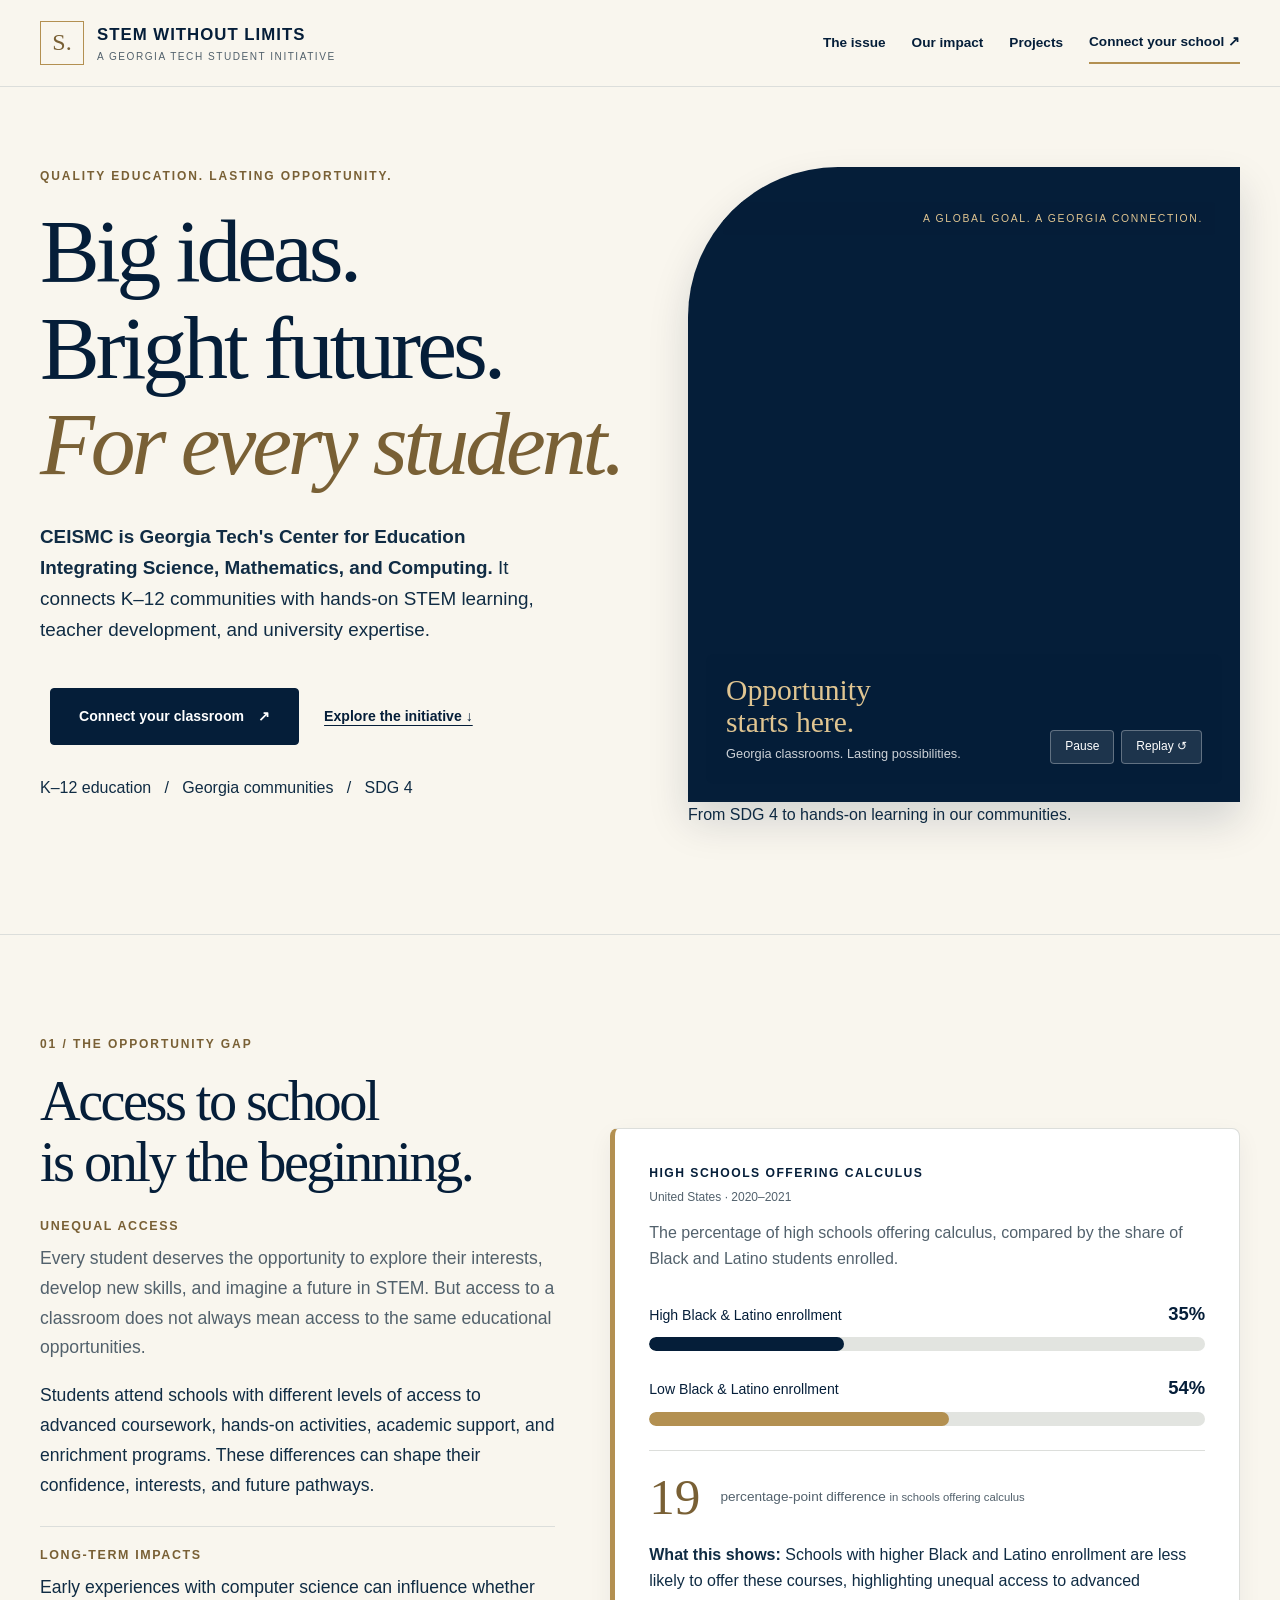
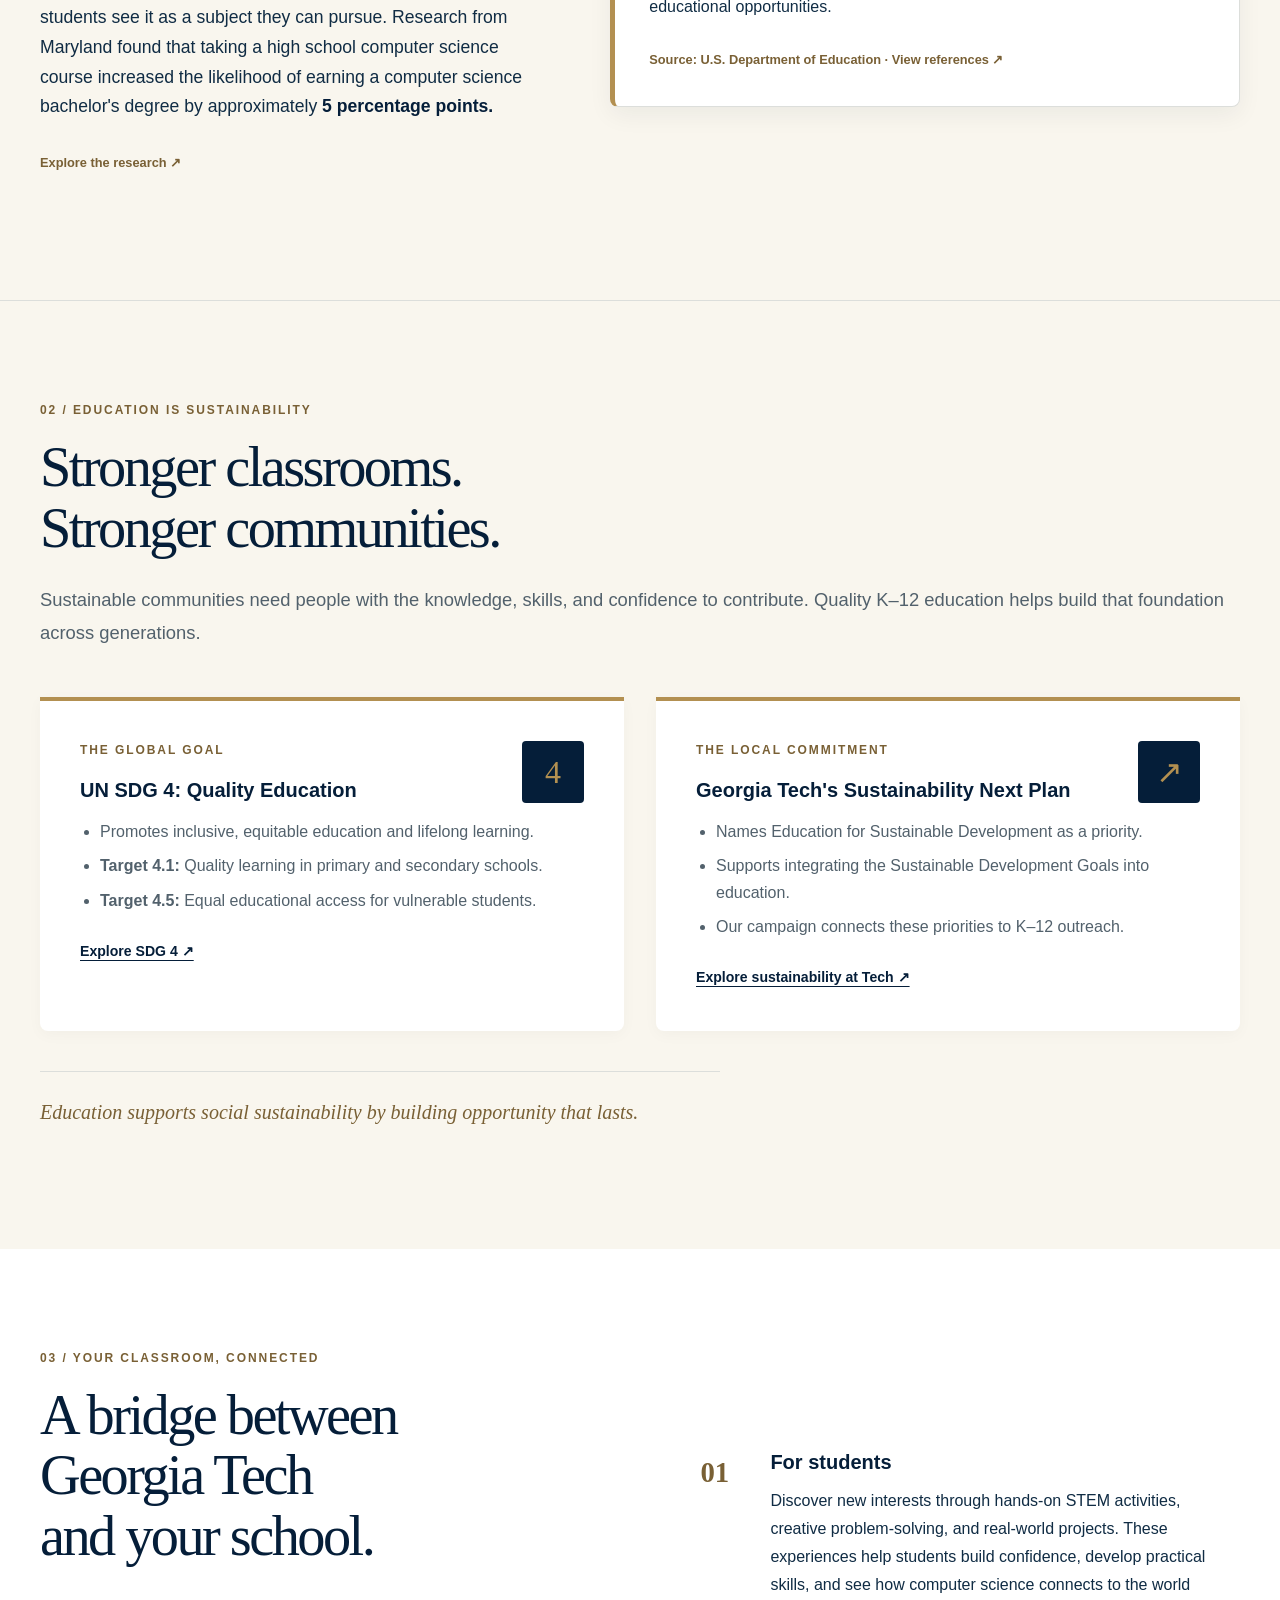
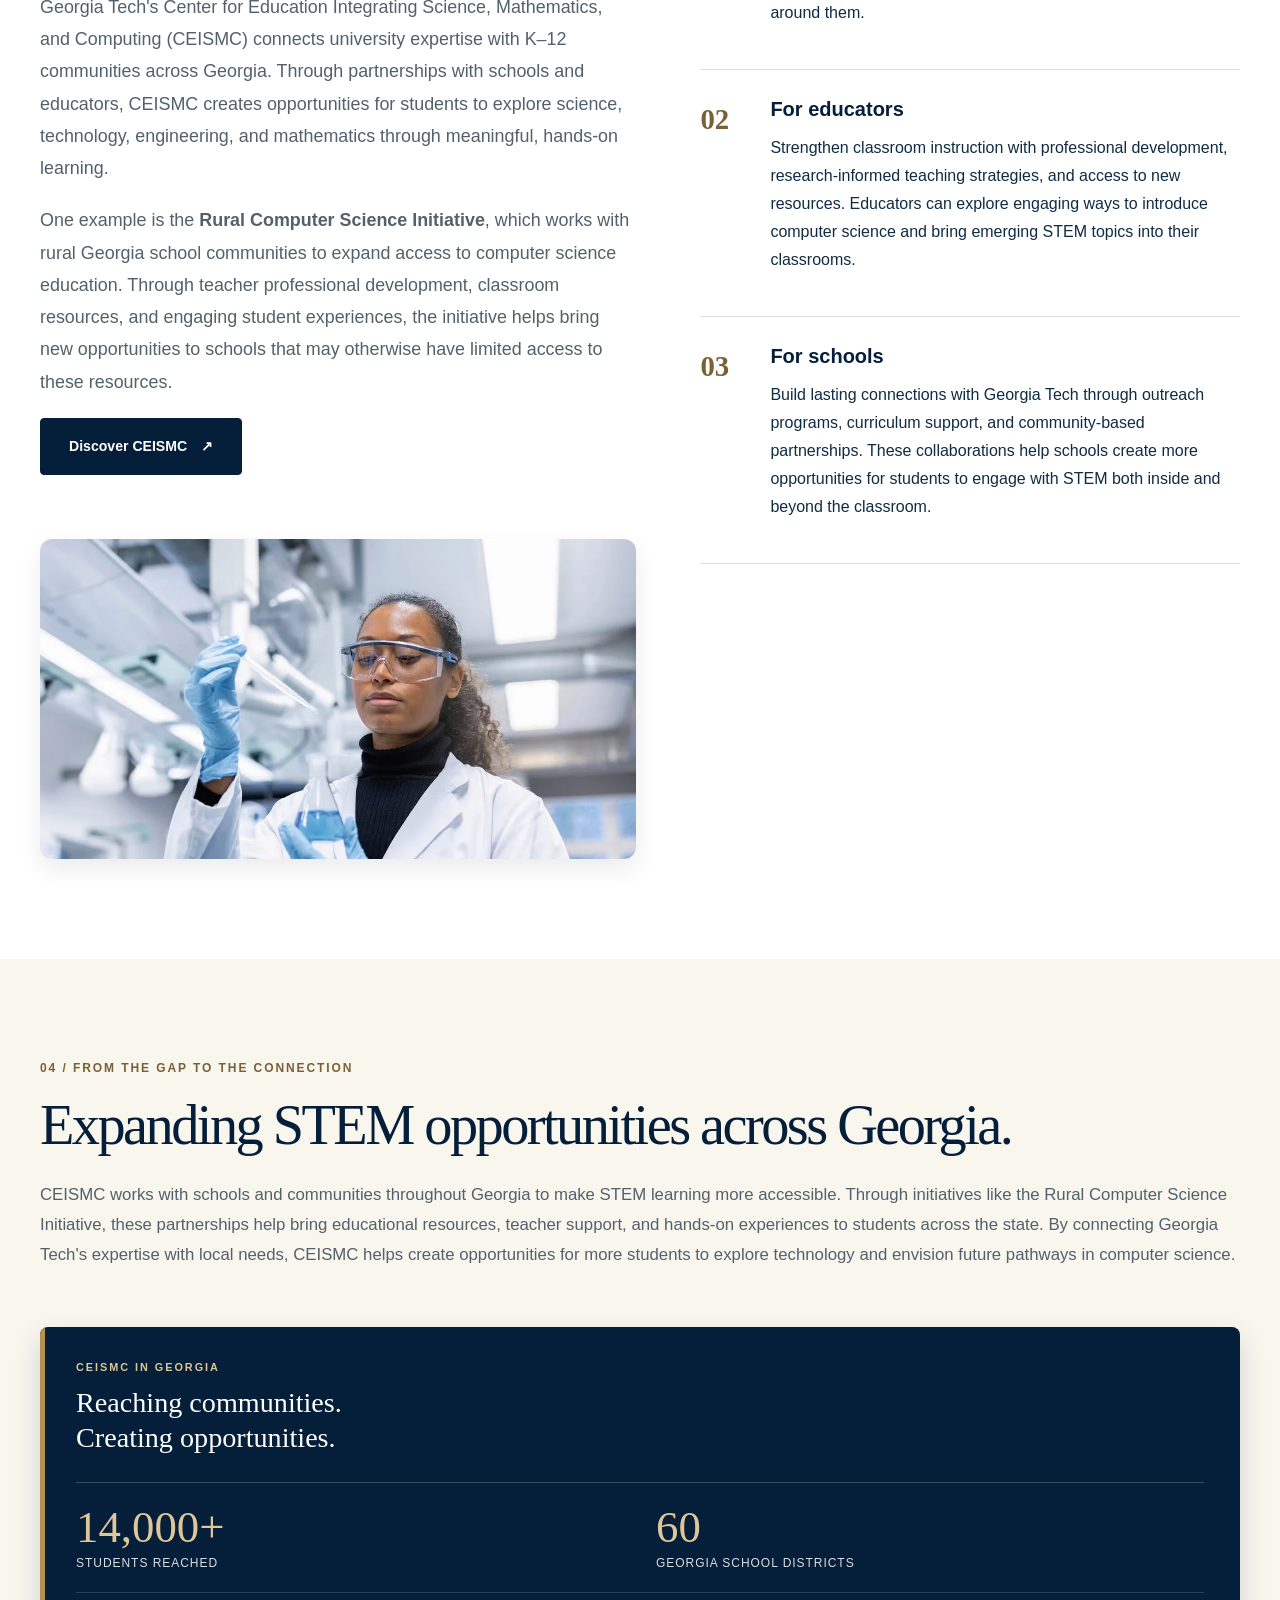
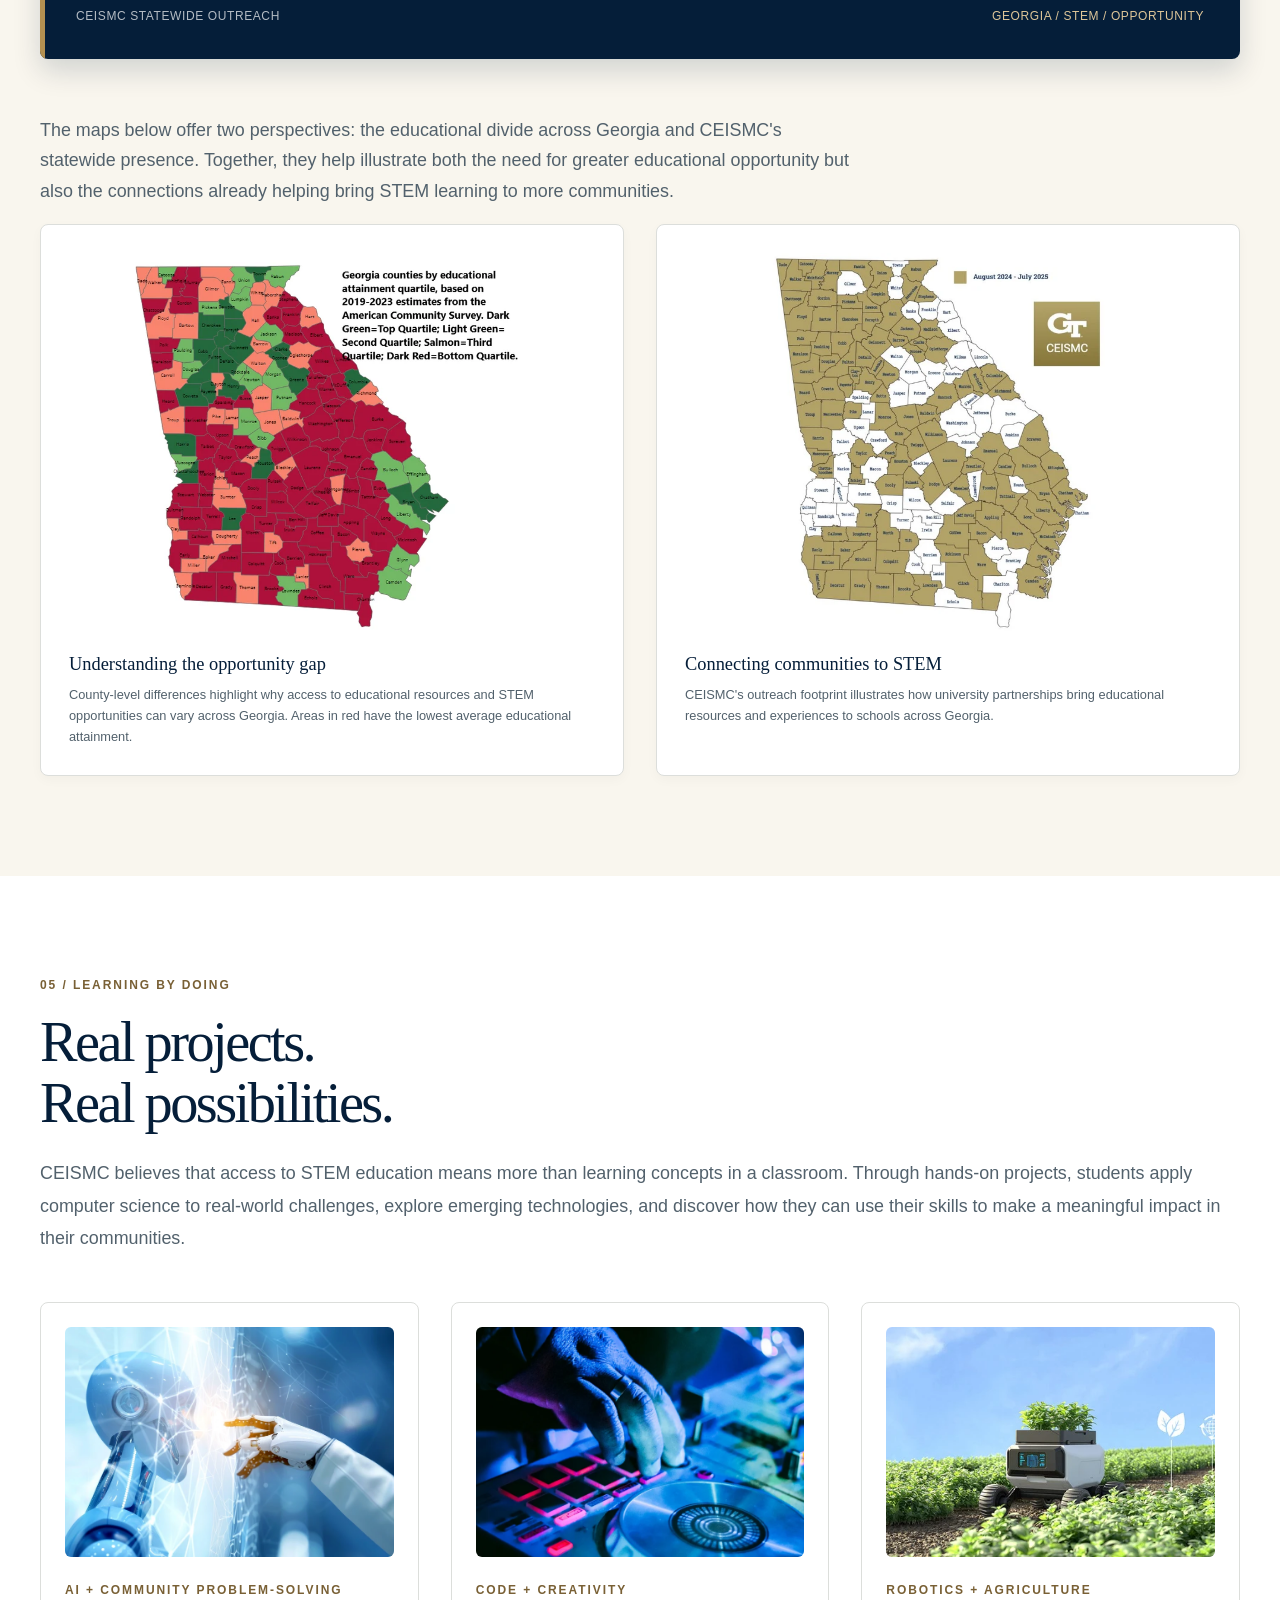
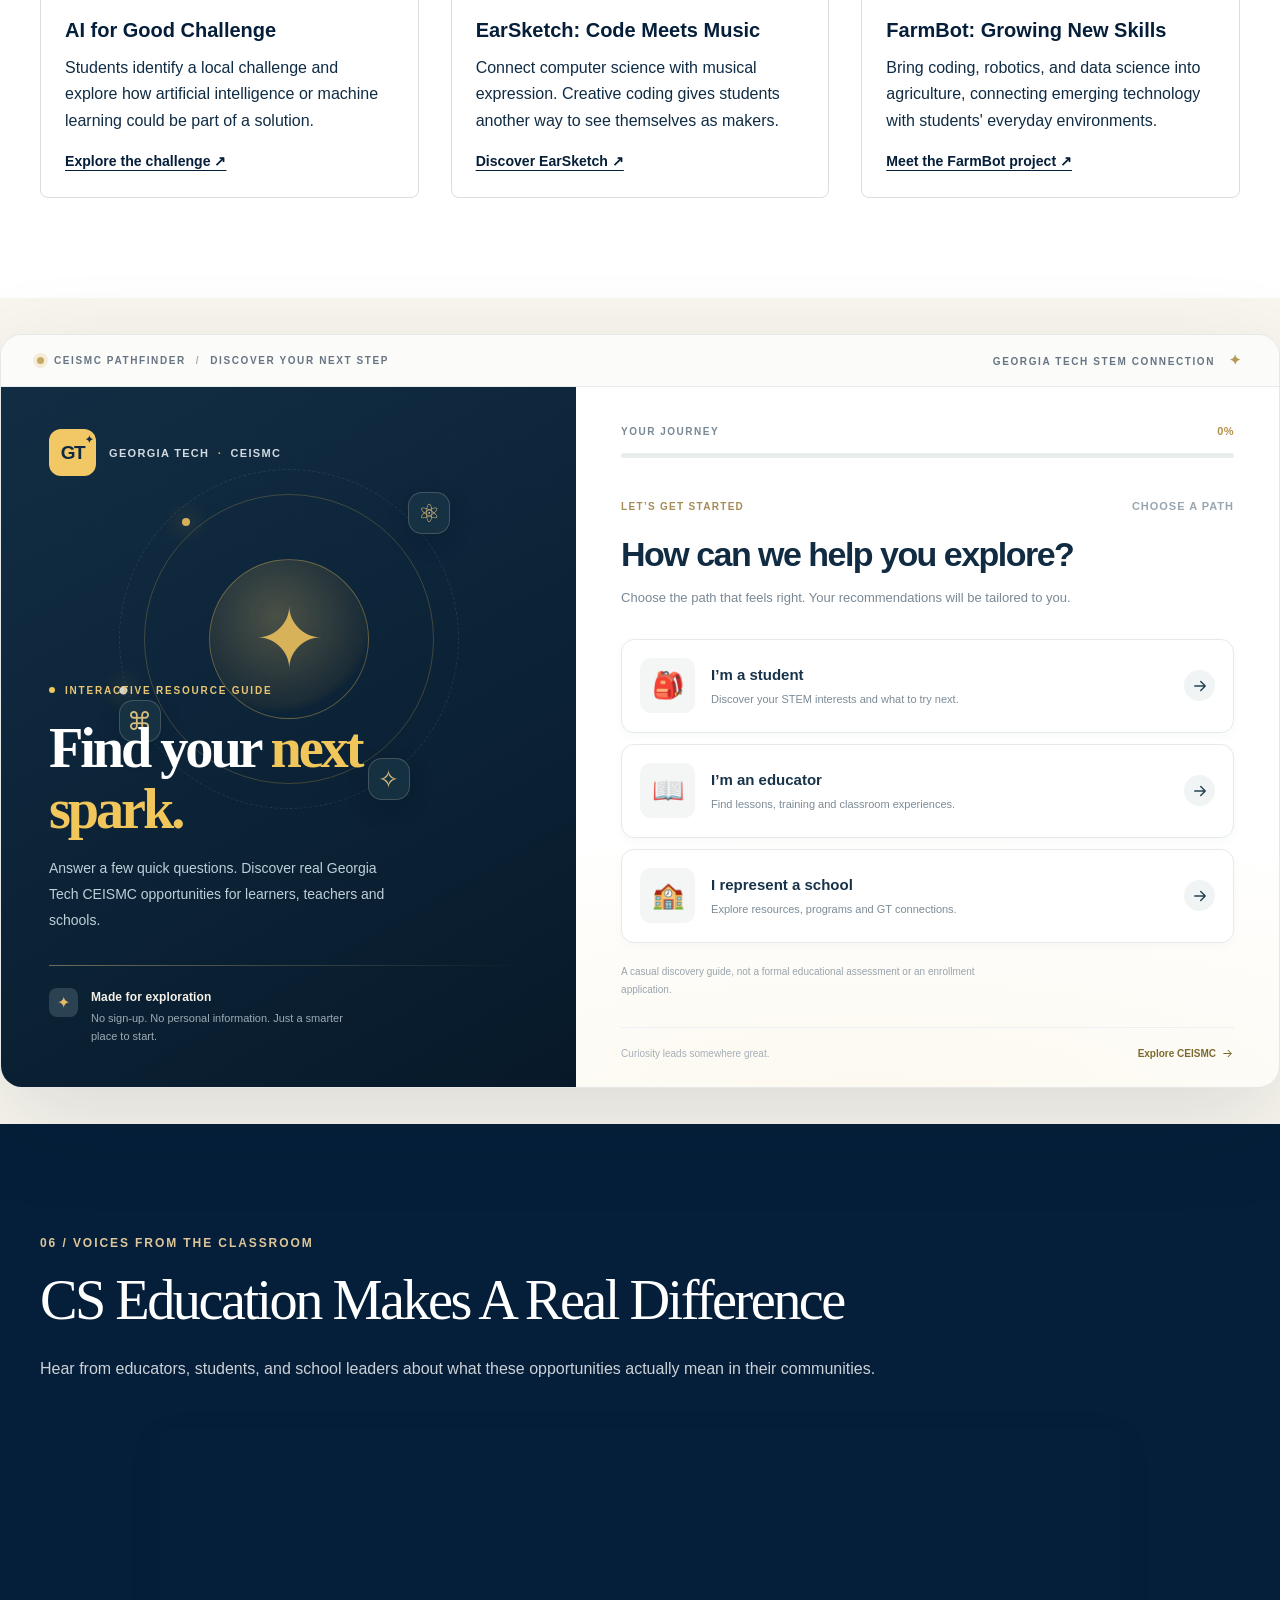
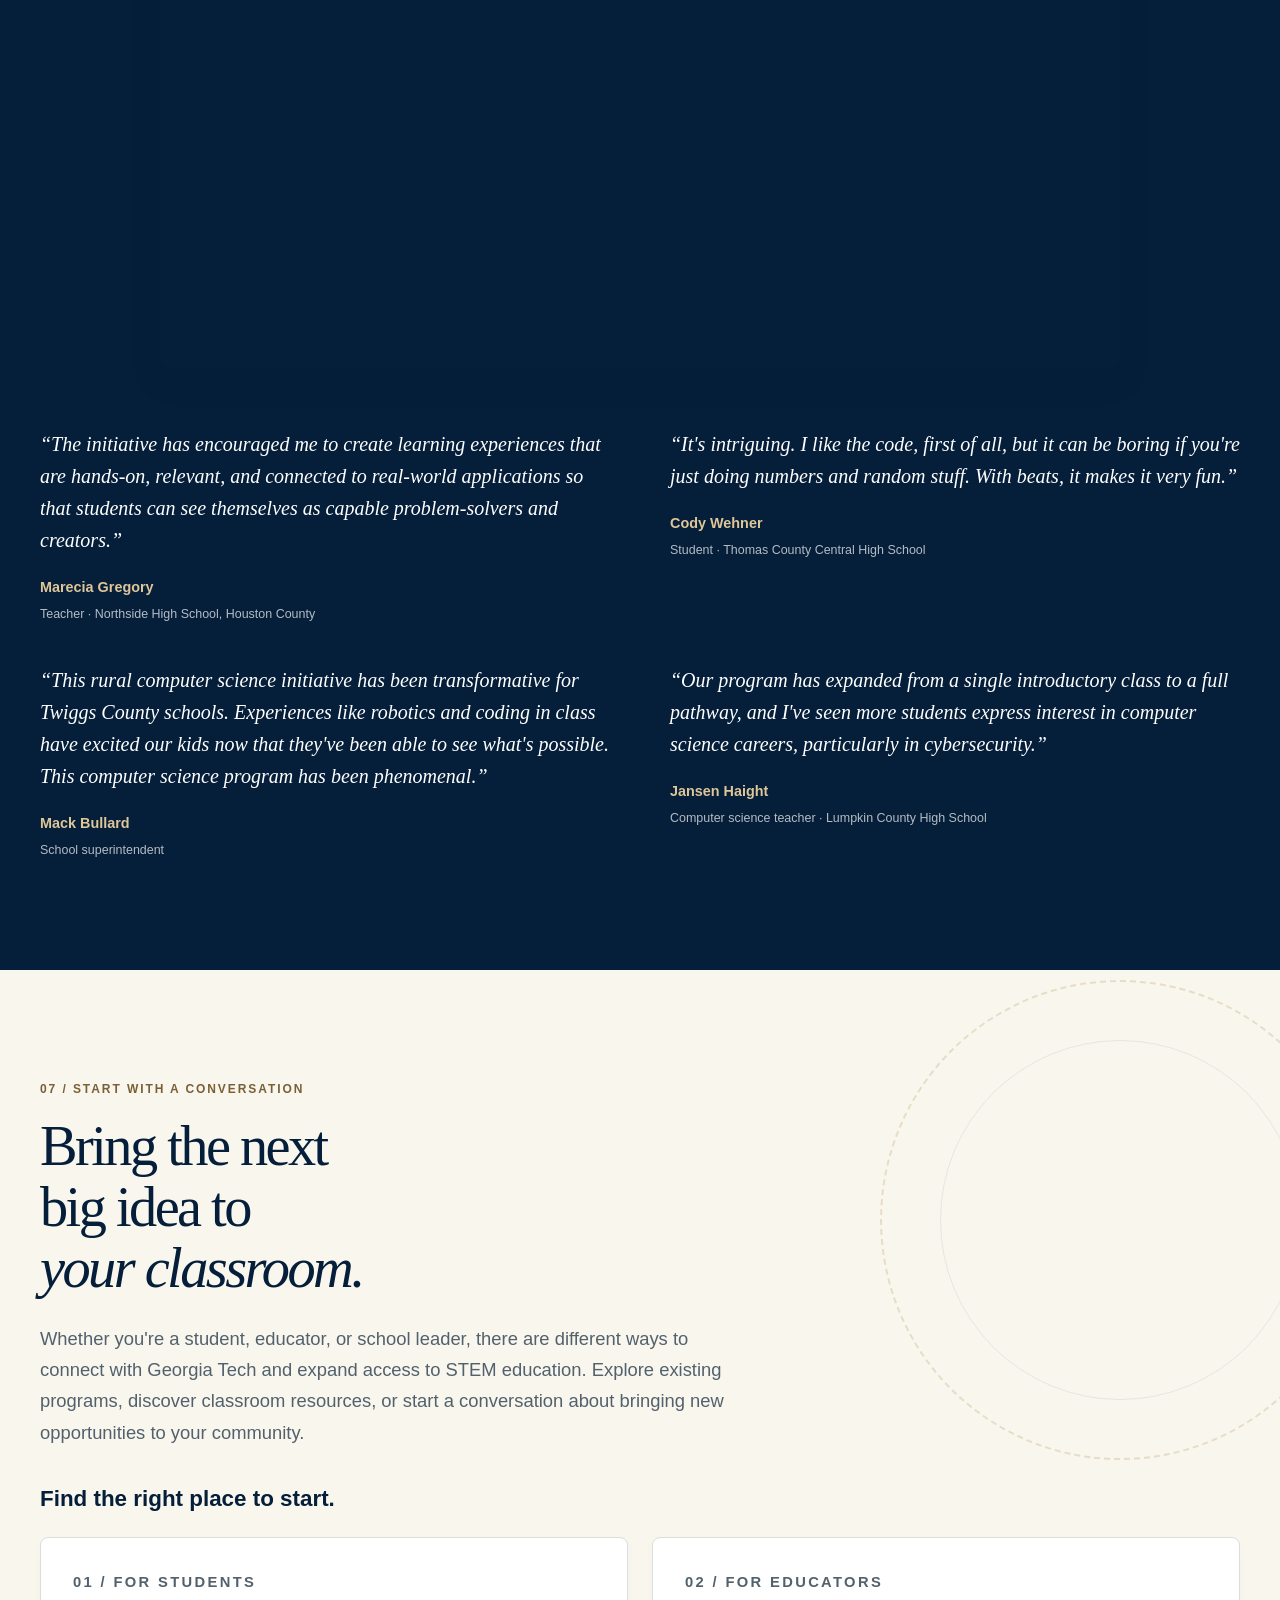
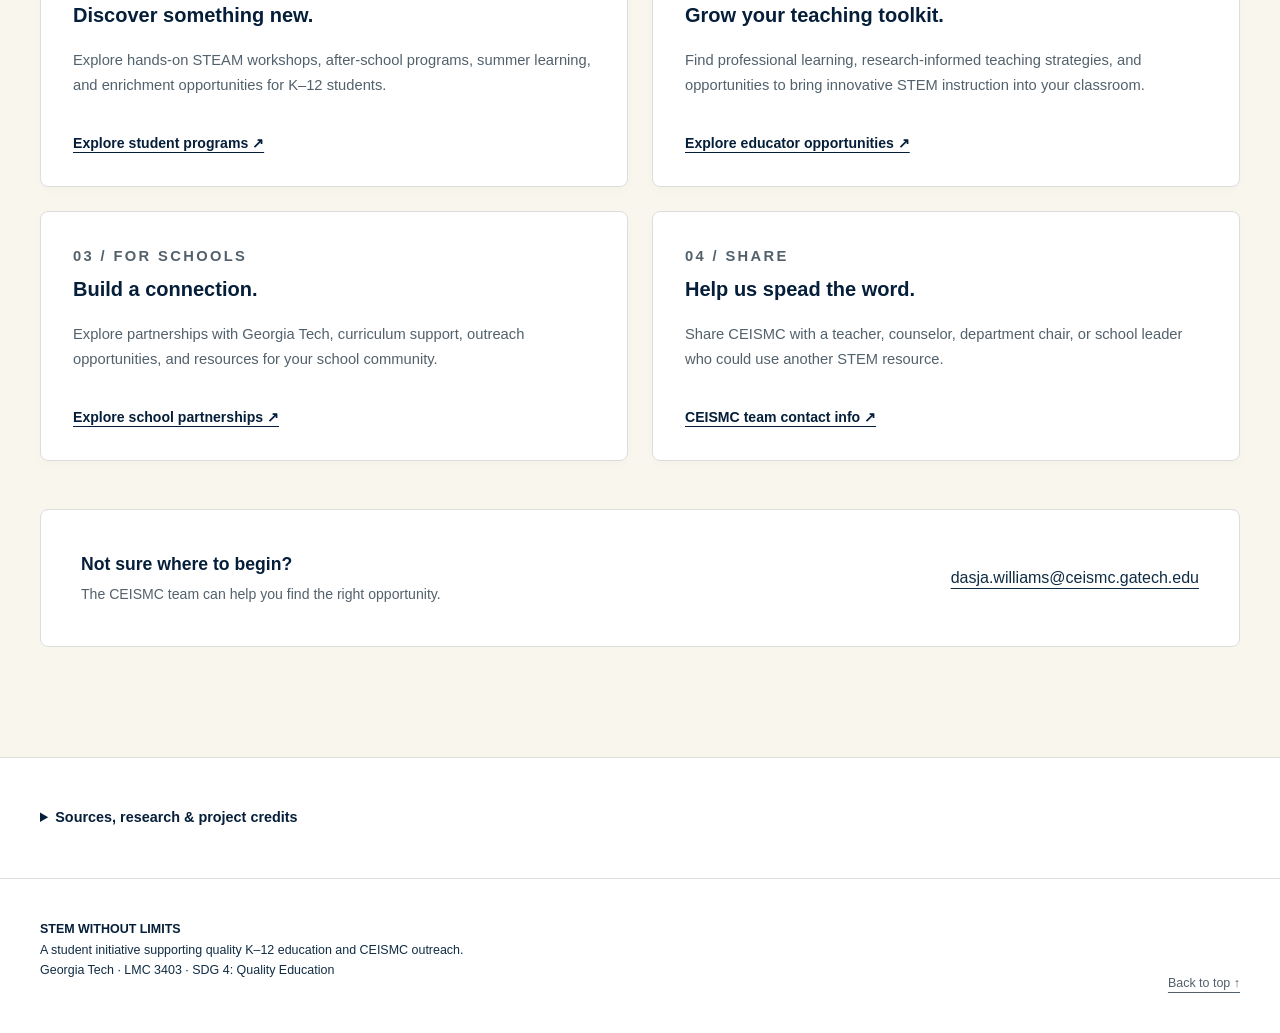
<file: index.html>
<!DOCTYPE html>
<html lang="en">
<head>
    <meta charset="UTF-8">
    <meta name="viewport" content="width=device-width, initial-scale=1.0">
    <title>STEM Without Limits | Georgia Tech</title>

    <link rel="stylesheet" href="style.css">
    <link rel="stylesheet" href="./ceismc-pathfinder/resource-finder.css">
    <script src="https://d3js.org/d3.v7.min.js"></script>
    <script src="./ceismc-pathfinder/resource-finder.js" defer></script>
</head>

<body>

<!-- Header Navigation -->
<header class="nav-shell">
    <div class="wrap nav">
        <a class="brand" href="#top" aria-label="STEM Without Limits home">
            <span class="brand-mark" aria-hidden="true">S.</span>
            <span>
                <strong>STEM WITHOUT LIMITS</strong>
                <small>A Georgia Tech student initiative</small>
            </span>
        </a>

        <button class="menu" aria-expanded="false" aria-controls="navigation">
            Menu
        </button>

        <nav id="navigation" class="nav-links" aria-label="Main navigation">
            <a href="#issue">The issue</a>
            <a href="#impact">Our impact</a>
            <a href="#projects">Projects</a>
            <a class="nav-cta" href="#connect">Connect your school &nearr;</a>
        </nav>
    </div>
    <div class="progress" aria-hidden="true"></div>
</header>


<main id="main">

    <!-- HERO -->
    <section id="top" class="hero">
        <div class="wrap hero-grid">

            <div>
                <p class="eyebrow">Quality education. Lasting opportunity.</p>

                <h1>
                    Big ideas.<br>
                    Bright futures.<br>
                    <em>For every student.</em>
                </h1>

                <p class="ceismc-intro">
                    <strong>
                        CEISMC is Georgia Tech's Center for Education
                        Integrating Science, Mathematics, and Computing.
                    </strong>
                    It connects K–12 communities with hands-on STEM learning,
                    teacher development, and university expertise.
                </p>

                <div class="actions">
                    <a class="btn" href="#connect">
                        Connect your classroom
                        <span aria-hidden="true">&nearr;</span>
                    </a>

                    <a class="text-link" href="#issue">
                        Explore the initiative &darr;
                    </a>
                </div>

                <div class="hero-foot">
                    K–12 education &nbsp; / &nbsp;
                    Georgia communities &nbsp; / &nbsp;
                    SDG 4
                </div>
            </div>

            <div class="hero-art">
                <div class="globe-stage">
                    <span class="globe-heading">
                        A global goal. A Georgia connection.
                    </span>

                    <canvas
                        id="georgia-globe"
                        width="600"
                        height="690"
                        role="img"
                        aria-label="Animated globe zooming in on Georgia">
                    </canvas>

                    <div class="globe-caption">
                        <div>
                            <strong>
                                Opportunity<br>starts here.
                            </strong>
                            <p>Georgia classrooms. Lasting possibilities.</p>
                        </div>

                        <div class="globe-controls"
                             aria-label="Globe animation controls">
                            <button id="globe-pause"
                                    type="button"
                                    aria-pressed="false">
                                Pause
                            </button>

                            <button id="globe-replay" type="button">
                                Replay &#8634;
                            </button>
                        </div>
                    </div>
                </div>

                <p class="hero-globe-note">
                    From SDG 4 to hands-on learning in our communities.
                </p>
            </div>

        </div>
    </section>


    <!-- 01: THE OPPORTUNITY GAP -->
    <section id="issue" class="section opportunity">
        <div class="wrap">
            <div class="opportunity-grid">

                <div class="opportunity-copy">
                    <span class="section-number">
                        01 / The opportunity gap
                    </span>

                    <h2>
                        Access to school<br>
                        is only the beginning.
                    </h2>

                    <div class="opportunity-text-block">
                        <h3>Unequal access</h3>

                        <p class="intro">
                            Every student deserves the opportunity to
                            explore their interests, develop new skills,
                            and imagine a future in STEM. But access to
                            a classroom does not always mean access to
                            the same educational opportunities.
                        </p>

                        <p>
                            Students attend schools with different levels
                            of access to advanced coursework, hands-on
                            activities, academic support, and enrichment
                            programs. These differences can shape their
                            confidence, interests, and future pathways.
                        </p>
                    </div>

                    <div class="opportunity-text-block opportunity-research">
                        <h3>Long-term impacts</h3>

                        <p>
                            Early experiences with computer science can
                            influence whether students see it as a subject
                            they can pursue. Research from Maryland found
                            that taking a high school computer science
                            course increased the likelihood of earning
                            a computer science bachelor's degree by
                            approximately
                            <strong>5 percentage points.</strong>
                        </p>

                        <a class="source"
                           href="https://www.iza.org/publications/dp/16758"
                           target="_blank"
                           rel="noopener">
                            Explore the research &nearr;
                        </a>
                    </div>
                </div>


                <div class="opportunity-data">
                    <div class="chart">

                        <p class="chart-title">
                            HIGH SCHOOLS OFFERING CALCULUS
                            <span>United States · 2020–2021</span>
                        </p>

                        <p class="chart-explanation">
                            The percentage of high schools offering
                            calculus, compared by the share of Black
                            and Latino students enrolled.
                        </p>

                        <div class="bar-group">
                            <div class="bar-label">
                                <span>High Black &amp; Latino enrollment</span>
                                <strong>35%</strong>
                            </div>
                            <div class="bar-track">
                                <div class="bar-fill" style="width:35%"></div>
                            </div>
                        </div>

                        <div class="bar-group">
                            <div class="bar-label">
                                <span>Low Black &amp; Latino enrollment</span>
                                <strong>54%</strong>
                            </div>
                            <div class="bar-track">
                                <div class="bar-fill gold" style="width:54%"></div>
                            </div>
                        </div>

                        <div class="gap-note">
                            <strong>19</strong>
                            <span>
                                percentage-point difference
                                <small>in schools offering calculus</small>
                            </span>
                        </div>

                        <p class="chart-caption">
                            <strong>What this shows:</strong>
                            Schools with higher Black and Latino enrollment
                            are less likely to offer these courses,
                            highlighting unequal access to advanced
                            educational opportunities.
                        </p>

                        <a class="source" href="#sources">
                            Source: U.S. Department of Education ·
                            View references &nearr;
                        </a>

                    </div>
                </div>

            </div>
        </div>
    </section>


    <!-- 02: EDUCATION AND SUSTAINABILITY -->
    <section id="sustainability" class="section">
        <div class="wrap">

            <div class="sustain-title">
                <span class="section-number">
                    02 / Education is sustainability
                </span>

                <h2>
                    Stronger classrooms.<br>
                    Stronger communities.
                </h2>

                <p class="intro">
                    Sustainable communities need people with the knowledge,
                    skills, and confidence to contribute. Quality K–12
                    education helps build that foundation across generations.
                </p>
            </div>

            <div class="alignment">

                <article>
                    <span class="sdg-icon" aria-label="Goal 4">4</span>

                    <p class="eyebrow">The global goal</p>

                    <h3>UN SDG 4: Quality Education</h3>

                    <ul>
                        <li>
                            Promotes inclusive, equitable education
                            and lifelong learning.
                        </li>
                        <li>
                            <strong>Target 4.1:</strong>
                            Quality learning in primary and secondary schools.
                        </li>
                        <li>
                            <strong>Target 4.5:</strong>
                            Equal educational access for vulnerable students.
                        </li>
                    </ul>

                    <a class="text-link"
                       href="https://sdgs.un.org/goals/goal4">
                        Explore SDG 4 &nearr;
                    </a>
                </article>

                <article>
                    <span class="sdg-icon" aria-hidden="true">&nearr;</span>

                    <p class="eyebrow">The local commitment</p>

                    <h3>Georgia Tech's Sustainability Next Plan</h3>

                    <ul>
                        <li>
                            Names Education for Sustainable Development
                            as a priority.
                        </li>
                        <li>
                            Supports integrating the Sustainable
                            Development Goals into education.
                        </li>
                        <li>
                            Our campaign connects these priorities
                            to K–12 outreach.
                        </li>
                    </ul>

                    <a class="text-link"
                       href="https://sustainability.gatech.edu/">
                        Explore sustainability at Tech &nearr;
                    </a>
                </article>

            </div>

            <p class="takeaway">
                Education supports social sustainability by building
                opportunity that lasts.
            </p>

        </div>
    </section>


    <!-- 03: CEISMC AND THE RURAL CS INITIATIVE -->
   
<!-- 03: CEISMC AND THE RURAL CS INITIATIVE -->
<section id="opportunities" class="section white">
    <div class="wrap audiences">

        <div class="audience-intro">
            <span class="section-number">
                03 / Your classroom, connected
            </span>

            <h2>
                A bridge between<br>
                Georgia Tech<br>
                and your school.
            </h2>

            <p class="section-intro-text">
                Georgia Tech's Center for Education Integrating
                Science, Mathematics, and Computing (CEISMC)
                connects university expertise with K–12 communities
                across Georgia. Through partnerships with schools
                and educators, CEISMC creates opportunities for
                students to explore science, technology, engineering,
                and mathematics through meaningful, hands-on learning.
            </p>

            <p class="section-intro-text">
                One example is the <strong>Rural Computer Science
                Initiative</strong>, which works with rural Georgia
                school communities to expand access to computer
                science education. Through teacher professional
                development, classroom resources, and engaging
                student experiences, the initiative helps bring
                new opportunities to schools that may otherwise
                have limited access to these resources.
            </p>

            <a class="btn"
               href="https://ceismc.gatech.edu/"
               target="_blank"
               rel="noopener">
                Discover CEISMC
                <span aria-hidden="true">&nearr;</span>
            </a>
        </div>

        <div class="audience-visual">
       <img
    class="classroom-photo"
    src="images/01-a-scientist-in-protective-eyewear-workin.webp"
    alt="Scientist working with laboratory equipment"
    width="1170"
    height="796"
    loading="lazy">
        </div>

        <div class="audience-list">

            <article>
                <span class="audience-icon">01</span>
                <div>
                    <h3>For students</h3>
                    <p>
                        Discover new interests through hands-on STEM
                        activities, creative problem-solving, and
                        real-world projects. These experiences help
                        students build confidence, develop practical
                        skills, and see how computer science connects
                        to the world around them.
                    </p>
                </div>
            </article>

            <article>
                <span class="audience-icon">02</span>
                <div>
                    <h3>For educators</h3>
                    <p>
                        Strengthen classroom instruction with professional
                        development, research-informed teaching strategies,
                        and access to new resources. Educators can explore
                        engaging ways to introduce computer science and
                        bring emerging STEM topics into their classrooms.
                    </p>
                </div>
            </article>

            <article>
                <span class="audience-icon">03</span>
                <div>
                    <h3>For schools</h3>
                    <p>
                        Build lasting connections with Georgia Tech through
                        outreach programs, curriculum support, and
                        community-based partnerships. These collaborations
                        help schools create more opportunities for students
                        to engage with STEM both inside and beyond
                        the classroom.
                    </p>
                </div>
            </article>

        </div>
    </div>
</section>



    <!-- 04: IMPACT AND GEORGIA MAPS -->
    <section id="impact" class="section map-section">
        <div class="wrap">

            <div class="maps-heading">
                <div>
                    <span class="section-number">
                        04 / From the gap to the connection
                    </span>

                    <h2>
                        Expanding STEM opportunities
                        across Georgia.
                    </h2>

                    <p class="section-intro-text">
                        CEISMC works with schools and communities
                        throughout Georgia to make STEM learning more
                        accessible. Through initiatives like the Rural
                        Computer Science Initiative, these partnerships
                        help bring educational resources, teacher support,
                        and hands-on experiences to students across
                        the state. By connecting
    Georgia Tech's expertise with local needs, CEISMC helps create
    opportunities for more students to explore technology and envision
    future pathways in computer science.
                    </p>
                </div>
            </div>


            <!-- CEISMC reach statistics -->
            <div class="ceismc-impact">
                <div class="ceismc-impact-heading">
                    <span class="ribbon-label">CEISMC IN GEORGIA</span>

                    <h3>
                        Reaching communities.<br>
                        Creating opportunities.
                    </h3>
                </div>

                <div class="ceismc-impact-stats">

                    <div class="ceismc-stat">
                        <strong>14,000<span>+</span></strong>
                        <span class="stat-label">Students reached</span>
                    </div>

                    <div class="ceismc-stat">
                        <strong>60</strong>
                        <span class="stat-label">Georgia school districts</span>
                    </div>

                </div>

                <div class="ceismc-impact-footer">
                    <span>CEISMC statewide outreach</span>
                    <span>
                        GEORGIA <span aria-hidden="true">/</span>
                        STEM <span aria-hidden="true">/</span>
                        OPPORTUNITY
                    </span>
                </div>
            </div>
            <p class="section-intro-text">
    The maps below offer two perspectives:
    the educational divide across Georgia and CEISMC's statewide
    presence. Together, they help illustrate both the
    need for greater educational opportunity but also the connections
    already helping bring STEM learning to more communities.
</p>


            <div class="maps">

                <figure class="map-panel">
                    <img
                        src="images/02-georgia-county-map-from-the-supplied-pro.webp"
                        alt="Georgia county-level map showing differences in educational opportunity"
                        loading="lazy"
                        width="682"
                        height="630">

                    <figcaption>
                        Understanding the opportunity gap

                        <small>
                            County-level differences highlight why access
                            to educational resources and STEM opportunities
                            can vary across Georgia. Areas in red have
                            the lowest average educational attainment.
                        </small>
                    </figcaption>
                </figure>


                <figure class="map-panel">
                    <img
                        src="images/03-georgia-county-map-of-ceismc-outreach-fr.webp"
                        alt="Georgia map showing the geographic reach of CEISMC outreach"
                        loading="lazy"
                        width="640"
                        height="640">

                    <figcaption>
                        Connecting communities to STEM

                        <small>
                            CEISMC's outreach footprint illustrates how
                            university partnerships bring educational
                            resources and experiences to schools
                            across Georgia.
                        </small>
                    </figcaption>
                </figure>

            </div>

        </div>
    </section>


    <!-- 05: PROJECTS -->
    <section id="projects" class="section white">
        <div class="wrap">

            <div class="section-head-block">
                <span class="section-number">
                    05 / Learning by doing
                </span>

                <h2>
                    Real projects.<br>
                    Real possibilities.
                </h2>

                <p class="section-intro-text">
                    CEISMC believes that access to STEM education means more than learning concepts in a classroom. Through hands-on projects, students apply computer science to real-world challenges, explore emerging technologies, and discover how they can use their skills to make a meaningful impact in their communities.
                </p>
            </div>


            <div class="projects">

                <article class="project">
                    <div>
                        <div class="project-image">
                            <img
                                src="images/04-illustration-of-a-human-hand-reaching-to.webp"
                                alt="Illustration representing artificial intelligence"
                                loading="lazy">
                        </div>

                        <p class="eyebrow">
                            AI + community problem-solving
                        </p>

                        <h3>AI for Good Challenge</h3>

                        <p>
                            Students identify a local challenge and
                            explore how artificial intelligence or
                            machine learning could be part of a solution.
                        </p>
                    </div>

                    <a class="text-link"
                       href="https://s1.ceismc.gatech.edu/rural-cs-initiative-celebrates-fifth-year"
                       target="_blank"
                       rel="noopener">
                        Explore the challenge &nearr;
                    </a>
                </article>


                <article class="project">
                    <div>
                        <div class="project-image">
                            <img
                                src="images/05-hands-using-colorful-electronic-music-eq.webp"
                                alt="Music production and creative coding"
                                loading="lazy">
                        </div>

                        <p class="eyebrow">Code + creativity</p>

                        <h3>EarSketch: Code Meets Music</h3>

                        <p>
                            Connect computer science with musical
                            expression. Creative coding gives students
                            another way to see themselves as makers.
                        </p>
                    </div>

                    <a class="text-link"
                       href="https://earsketch.gatech.edu/"
                       target="_blank"
                       rel="noopener">
                        Discover EarSketch &nearr;
                    </a>
                </article>


                <article class="project">
                    <div>
                        <div class="project-image">
                            <img
                                src="images/06-illustration-of-a-small-agricultural-rob.webp"
                                alt="FarmBot agricultural robotics project"
                                loading="lazy">
                        </div>

                        <p class="eyebrow">Robotics + agriculture</p>

                        <h3>FarmBot: Growing New Skills</h3>

                        <p>
                            Bring coding, robotics, and data science
                            into agriculture, connecting emerging
                            technology with students' everyday
                            environments.
                        </p>
                    </div>

                    <a class="text-link"
                       href="https://neweraadvising.gatech.edu/news/farmbot-bridges-worlds-ai-agriculture"
                       target="_blank"
                       rel="noopener">
                        Meet the FarmBot project &nearr;
                    </a>
                </article>

            </div>
        </div>
    </section>


<!-- STUDENT PATHWAY SECTION -->
<div id="ceismc-pathfinder">
  <div class="pathway-inner">

<div class="pathway-intro">
  <span class="pathway-eyebrow">HOW CAN I GET STARTED AS A STUDENT?</span>

  <h2>
    Beyond the classroom.<br>
    <span>Where could you start?</span>
  </h2>

  <p>
    Not every student has access to these opportunities through their
    school. But that doesn't mean you have to wait to get started.
    Whether you're discovering computer science for the first time
    or looking for your next challenge, there's a way to explore.
  </p>

   <p>
        You don't need experience, expensive equipment, or even an idea
        to get started. Tell us a little about what interests you, and
        we'll help you find a starter project that's right for you. And if you discover a passion for CS along the way, CEISMC's programs and educational opportunities can help you take that interest even further.
    </p>


  <button class="pathway-start" id="pathway-start">
    Find my starting point <span aria-hidden="true">→</span>
  </button>

  <p class="pathway-note">
    A few quick questions · No experience needed
  </p>
</div>


    <div class="pathway-visual" id="pathway-visual" aria-hidden="true">
      <div class="pathway-orbit orbit-one"></div>
      <div class="pathway-orbit orbit-two"></div>
      <div class="pathway-center">✳</div>
      <div class="pathway-float float-one">💡</div>
      <div class="pathway-float float-two">🎨</div>
      <div class="pathway-float float-three">🌱</div>
      <div class="pathway-float float-four">🎮</div>
      <span class="pathway-visual-caption">Your ideas can go anywhere.</span>
    </div>

    <div class="pathway-quiz" id="pathway-quiz" hidden>
      <div class="pathway-quiz-top">
        <span class="pathway-step" id="pathway-step">QUESTION 1 OF 3</span>
        <button class="pathway-exit" id="pathway-exit" type="button">
          Exit ✕
        </button>
      </div>

      <div class="pathway-progress">
        <div class="pathway-progress-fill" id="pathway-progress-fill"></div>
      </div>

      <div id="pathway-question-area" aria-live="polite">
        <h3 id="pathway-question"></h3>
        <p id="pathway-subtitle"></p>
        <div class="pathway-options" id="pathway-options"></div>
      </div>

      <div class="pathway-navigation">
        <button class="pathway-back" id="pathway-back" type="button" hidden>
          ← Back
        </button>
        <button class="pathway-next" id="pathway-next" type="button" disabled>
          Next →
        </button>
      </div>
    </div>

    <div class="pathway-results" id="pathway-results" hidden aria-live="polite">
      <span class="pathway-eyebrow">YOUR STARTING POINT</span>
      <h3 id="pathway-result-title">Your ideas, your first project.</h3>
      <p id="pathway-result-intro"></p>
      <div class="pathway-projects" id="pathway-projects"></div>
      <div class="pathway-result-actions">
        <button class="pathway-start" id="pathway-restart" type="button">
          Start over ↻
        </button>
        <button class="pathway-return" id="pathway-return" type="button">
    ← Back to the website
  </button>
      </div>
    </div>

  </div>
</div>

<style>
.student-pathway {
  --pathway-ink: #142c42;
  --pathway-muted: #647587;
  --pathway-accent: #d69d37;
  --pathway-line: #dce5e9;
  padding: clamp(64px, 8vw, 110px) 6%;
 background: #f9f6ee;
  color: var(--pathway-ink);
  overflow: hidden;
}

.pathway-inner {
  max-width: 1120px;
  margin: 0 auto;
  position: relative;
}

.pathway-intro {
  max-width: 650px;
  position: relative;
  z-index: 1;
}

.pathway-eyebrow {
  display: inline-block;
  color: #a8751e;
  font-size: 0.76rem;
  font-weight: 750;
  letter-spacing: 0.13em;
  margin-bottom: 18px;
}

.pathway-intro h2 {
  font-size: clamp(2.1rem, 4.4vw, 3.6rem);
  line-height: 1.12;
  letter-spacing: -0.045em;
  margin: 0 0 22px;
  color: var(--pathway-ink);
}

.pathway-intro h2 span {
  color: #397b78;
}

.pathway-intro > p:not(.pathway-note) {
  max-width: 570px;
  font-size: 1.05rem;
  line-height: 1.75;
  color: var(--pathway-muted);
  margin: 0 0 28px;
}

.pathway-start,
.pathway-next {
  border: 0;
  border-radius: 5px;
  background: var(--pathway-ink);
  color: white;
  padding: 15px 23px;
  font: inherit;
  font-size: 0.95rem;
  font-weight: 650;
  cursor: pointer;
  transition: background 0.2s, transform 0.2s;
}

.pathway-start:hover,
.pathway-next:not(:disabled):hover {
  background: #285c60;
  transform: translateY(-2px);
}

.pathway-start span {
  margin-left: 12px;
}

.pathway-note {
  font-size: 0.82rem;
  color: var(--pathway-muted);
  margin-top: 14px;
}

.pathway-visual {
  position: absolute;
  width: 330px;
  height: 330px;
  right: 3%;
  top: 0;
}

.pathway-orbit {
  position: absolute;
  border: 1px solid #cbdcda;
  border-radius: 50%;
  inset: 20px;
}

.orbit-two {
  inset: 65px;
  border-style: dashed;
}

.pathway-center {
  position: absolute;
  inset: 0;
  margin: auto;
  width: 100px;
  height: 100px;
  display: grid;
  place-items: center;
  border-radius: 50%;
  background: #dcebe5;
  color: #397b78;
  font-size: 3rem;
}

.pathway-float {
  position: absolute;
  width: 54px;
  height: 54px;
  display: grid;
  place-items: center;
  background: white;
  border: 1px solid var(--pathway-line);
  border-radius: 16px;
  font-size: 1.55rem;
  box-shadow: 0 8px 25px #142c4210;
}

.float-one { top: 12px; left: 135px; }
.float-two { top: 125px; right: 0; }
.float-three { bottom: 15px; left: 135px; }
.float-four { top: 125px; left: 0; }

.pathway-visual-caption {
  position: absolute;
  bottom: -24px;
  left: 0;
  right: 0;
  text-align: center;
  color: var(--pathway-muted);
  font-size: 0.83rem;
}

.pathway-quiz,
.pathway-results {
  max-width: 760px;
  margin: 48px auto 0;
  padding: clamp(22px, 5vw, 42px);
  background: white;
  border: 1px solid var(--pathway-line);
  border-radius: 12px;
  box-shadow: 0 14px 40px #142c4209;
}

.pathway-quiz-top {
  display: flex;
  align-items: center;
  justify-content: space-between;
  gap: 16px;
}

.pathway-step {
  font-size: 0.75rem;
  font-weight: 750;
  letter-spacing: 0.1em;
  color: #397b78;
}

.pathway-exit,
.pathway-back {
  background: none;
  border: 0;
  color: var(--pathway-muted);
  font: inherit;
  cursor: pointer;
  padding: 8px;
}

.pathway-progress {
  height: 5px;
  background: #e9efed;
  border-radius: 10px;
  margin: 18px 0 34px;
  overflow: hidden;
}

.pathway-progress-fill {
  height: 100%;
  width: 33.33%;
  background: #397b78;
  border-radius: inherit;
  transition: width 0.25s;
}

.pathway-quiz h3,
.pathway-results h3 {
  font-size: clamp(1.55rem, 3vw, 2.1rem);
  line-height: 1.2;
  letter-spacing: -0.025em;
  margin: 0 0 10px;
}

.pathway-quiz #pathway-subtitle,
.pathway-result-intro {
  color: var(--pathway-muted);
  line-height: 1.65;
  margin: 0 0 24px;
}

.pathway-options {
  display: grid;
  grid-template-columns: repeat(2, minmax(0, 1fr));
  gap: 12px;
}

.pathway-option {
  display: flex;
  align-items: center;
  gap: 13px;
  text-align: left;
  width: 100%;
  min-height: 70px;
  padding: 15px;
  background: #fbfcfc;
  border: 1px solid var(--pathway-line);
  border-radius: 8px;
  color: var(--pathway-ink);
  font: inherit;
  cursor: pointer;
  transition: border-color 0.2s, background 0.2s;
}

.pathway-option:hover {
  border-color: #79a9a3;
  background: #f3f8f6;
}

.pathway-option[aria-pressed="true"] {
  border: 2px solid #397b78;
  background: #edf5f1;
  padding: 14px;
}

.pathway-option-icon {
  font-size: 1.5rem;
  flex-shrink: 0;
}

.pathway-option-label {
  font-size: 0.94rem;
  font-weight: 600;
}

.pathway-navigation {
  display: flex;
  justify-content: space-between;
  align-items: center;
  gap: 12px;
  margin-top: 28px;
}

.pathway-next:disabled {
  opacity: 0.4;
  cursor: not-allowed;
  transform: none;
}

.pathway-projects {
  display: grid;
  grid-template-columns: repeat(2, minmax(0, 1fr));
  gap: 14px;
  margin-top: 26px;
}

.pathway-project {
  border: 1px solid var(--pathway-line);
  border-radius: 9px;
  padding: 21px;
  background: #fbfcfc;
}

.pathway-project-icon {
  font-size: 1.7rem;
  margin-bottom: 12px;
}

.pathway-project h4 {
  font-size: 1.08rem;
  margin: 0 0 9px;
  color: var(--pathway-ink);
}

.pathway-project p {
  font-size: 0.91rem;
  line-height: 1.65;
  color: var(--pathway-muted);
  margin: 0 0 14px;
}

.pathway-project a {
  color: #286d69;
  font-weight: 700;
  font-size: 0.9rem;
  text-decoration: underline;
  text-underline-offset: 3px;
}

.pathway-result-actions {
  margin-top: 24px;
}

.pathway-quiz button:focus-visible,
.pathway-results button:focus-visible,
.pathway-intro button:focus-visible,
.pathway-project a:focus-visible {
  outline: 3px solid #d69d37;
  outline-offset: 3px;
}

@media (max-width: 850px) {
  .pathway-visual {
    opacity: 0.25;
    right: -90px;
  }

  .pathway-intro {
    max-width: 620px;
  }
}

@media (max-width: 600px) {
  .student-pathway {
    padding-left: 5%;
    padding-right: 5%;
  }

  .pathway-visual {
    display: none;
  }

  .pathway-options,
  .pathway-projects {
    grid-template-columns: 1fr;
  }

  .pathway-quiz,
  .pathway-results {
    margin-top: 34px;
  }
}

@media (prefers-reduced-motion: reduce) {
  .student-pathway *,
  .student-pathway *::before,
  .student-pathway *::after {
    transition-duration: 0.01ms !important;
  }
}
</style>

<script>
(() => {
  const root = document.querySelector("#student-pathway");
  if (!root || root.dataset.initialized) return;
  root.dataset.initialized = "true";

  const questions = [
    {
      title: "What kinds of things get you excited?",
      subtitle: "Choose the one that sounds most interesting. There are no wrong answers.",
      options: [
        { icon: "🎮", label: "Games, stories & creativity", value: "creative" },
        { icon: "🌱", label: "Nature, animals & the environment", value: "environment" },
        { icon: "🤖", label: "Technology, AI & how things work", value: "technology" },
        { icon: "🤝", label: "Helping people & solving problems", value: "people" }
      ]
    },
    {
      title: "How much coding have you done?",
      subtitle: "This just helps us suggest a comfortable place to begin.",
      options: [
        { icon: "🌟", label: "I'm completely new to it", value: "new" },
        { icon: "🧩", label: "I've tried a little bit", value: "some" },
        { icon: "💻", label: "I've built a few things already", value: "experienced" }
      ]
    },
    {
      title: "What resources do you have access to?",
      subtitle: "We'll keep your suggestions realistic for what you can use.",
      options: [
        { icon: "📱", label: "A phone or tablet", value: "mobile" },
        { icon: "💻", label: "A computer with internet", value: "computer" },
        { icon: "🔧", label: "A computer and some hands-on materials", value: "materials" },
        { icon: "🌐", label: "Not sure yet / limited access", value: "limited" }
      ]
    }
  ];

  const projects = {
    creative: [
      {
        icon: "🎮",
        title: "Make your own interactive story",
        description: "Create a character, design a world, and build a story where the reader decides what happens next. Start with visual, block-based coding.",
        link: "https://scratch.mit.edu/",
        linkText: "Explore Scratch"
      },
      {
        icon: "🎵",
        title: "Turn ideas into music",
        description: "Experiment with beats, loops, and code to create your own musical composition.",
        link: "https://earsketch.gatech.edu/",
        linkText: "Explore EarSketch"
      }
    ],
    environment: [
      {
        icon: "🌎",
        title: "Explore your environment with data",
        description: "Choose a question about your neighborhood or the natural world. Collect observations, organize them, and turn what you discover into a visual story.",
        link: "https://www.data.gov/",
        linkText: "Explore public data"
      },
      {
        icon: "🌱",
        title: "Design a smarter garden",
        description: "Explore how sensors and simple code can help plants grow. Sketch a solution, then experiment with a small prototype.",
        link: "https://microbit.org/",
        linkText: "Explore micro:bit"
      }
    ],
    technology: [
      {
        icon: "🤖",
        title: "Build a simple AI experiment",
        description: "Explore how computers recognize patterns by training a simple model and testing it with examples.",
        link: "https://teachablemachine.withgoogle.com/",
        linkText: "Try Teachable Machine"
      },
      {
        icon: "🧩",
        title: "Create a coding challenge",
        description: "Build a small game or puzzle, then experiment with the logic that makes it work.",
        link: "https://scratch.mit.edu/",
        linkText: "Explore Scratch"
      }
    ],
    people: [
      {
        icon: "💡",
        title: "Invent a solution for your community",
        description: "Identify a problem people around you experience. Design a digital tool, prototype, or interactive idea that could make a difference.",
        link: "https://scratch.mit.edu/",
        linkText: "Start building with Scratch"
      },
      {
        icon: "🌐",
        title: "Create an interactive information hub",
        description: "Choose a cause you care about and build a simple website or interactive presentation to help others understand it.",
        link: "https://code.org/",
        linkText: "Explore Code.org"
      }
    ]
  };

  const start = root.querySelector("#pathway-start");
  const intro = root.querySelector(".pathway-intro");
  const visual = root.querySelector("#pathway-visual");
  const quiz = root.querySelector("#pathway-quiz");
  const results = root.querySelector("#pathway-results");
  const questionTitle = root.querySelector("#pathway-question");
  const subtitle = root.querySelector("#pathway-subtitle");
  const optionsArea = root.querySelector("#pathway-options");
  const step = root.querySelector("#pathway-step");
  const progress = root.querySelector("#pathway-progress-fill");
  const next = root.querySelector("#pathway-next");
  const back = root.querySelector("#pathway-back");
  const exit = root.querySelector("#pathway-exit");
  const restart = root.querySelector("#pathway-restart");
  const returnButton = root.querySelector("#pathway-return");
  let current = 0;
  let answers = [];

  function renderQuestion() {
    const question = questions[current];
    const selected = answers[current];

    step.textContent = `QUESTION ${current + 1} OF ${questions.length}`;
    progress.style.width = `${((current + 1) / questions.length) * 100}%`;
    questionTitle.textContent = question.title;
    subtitle.textContent = question.subtitle;
    optionsArea.replaceChildren();

    question.options.forEach(option => {
      const button = document.createElement("button");
      button.type = "button";
      button.className = "pathway-option";
      button.setAttribute("aria-pressed", String(selected === option.value));

      const icon = document.createElement("span");
      icon.className = "pathway-option-icon";
      icon.textContent = option.icon;

      const label = document.createElement("span");
      label.className = "pathway-option-label";
      label.textContent = option.label;

      button.append(icon, label);
      button.addEventListener("click", () => {
        answers[current] = option.value;
        optionsArea.querySelectorAll("button").forEach(item => {
          item.setAttribute("aria-pressed", "false");
        });
        button.setAttribute("aria-pressed", "true");
        next.disabled = false;
      });

      optionsArea.append(button);
    });

    next.disabled = !selected;
    next.textContent = current === questions.length - 1
      ? "See my ideas →"
      : "Next →";
    back.hidden = current === 0;
  }

  function showQuiz() {
    current = 0;
    answers = [];
    intro.hidden = true;
    visual.hidden = true;
    results.hidden = true;
    quiz.hidden = false;
    renderQuestion();
    questionTitle.focus?.();
  }

  function showResults() {
    quiz.hidden = true;
    results.hidden = false;

    const interest = answers[0];
    const experience = answers[1];
    const resource = answers[2];

    const suggestions = [...projects[interest]];

    // Adapt the suggestions to the student's experience and resources.
    if (experience === "new") {
      suggestions.forEach(project => {
        project.description += " It's a beginner-friendly way to explore the idea without needing prior coding experience.";
      });
    }

    if (resource === "mobile" || resource === "limited") {
      suggestions[0].description += " If you don't have access to a computer right now, start by sketching your idea or planning how it would work.";
    }

    root.querySelector("#pathway-result-title").textContent =
      experience === "new"
        ? "Everyone starts somewhere. Here's yours."
        : "Your next idea starts here.";

    root.querySelector("#pathway-result-intro").textContent =
      "Based on what you're interested in, here are two directions you could explore. Pick the one that catches your eye — and make it your own.";

    const container = root.querySelector("#pathway-projects");
    container.replaceChildren();

    suggestions.forEach(project => {
      const card = document.createElement("article");
      card.className = "pathway-project";

      const icon = document.createElement("div");
      icon.className = "pathway-project-icon";
      icon.textContent = project.icon;

      const heading = document.createElement("h4");
      heading.textContent = project.title;

      const description = document.createElement("p");
      description.textContent = project.description;

      const link = document.createElement("a");
      link.href = project.link;
      link.target = "_blank";
      link.rel = "noopener noreferrer";
      link.textContent = project.linkText;

      card.append(icon, heading, description, link);
      container.append(card);
    });
  }

  start.addEventListener("click", showQuiz);
  restart.addEventListener("click", showQuiz);

  exit.addEventListener("click", () => {
    quiz.hidden = true;
    intro.hidden = false;
    visual.hidden = false;
  });

  returnButton.addEventListener("click", () => {
  results.hidden = true;
  intro.hidden = false;
  visual.hidden = false;
  answers = [];
  current = 0;

  root.scrollIntoView({ behavior: "smooth", block: "start" });
});

  back.addEventListener("click", () => {
    if (current > 0) {
      current--;
      renderQuestion();
    }
  });

  next.addEventListener("click", () => {
    if (!answers[current]) return;

    if (current < questions.length - 1) {
      current++;
      renderQuestion();
    } else {
      showResults();
    }
  });
})();
</script>
<!-- END STUDENT PATHWAY SECTION -->


    <!-- 06: TESTIMONIALS AND VIDEO -->
    <section class="section quotes">
        <div class="wrap">

            <div>
                <p class="eyebrow">06 / Voices from the classroom</p>

                <h2>
                    CS Education Makes A Real Difference
                </h2>

                <p>
                    Hear from educators, students, and school leaders
                    about what these opportunities actually mean in their
                    communities.
                </p>
            </div>


            <!-- Featured YouTube video -->
            <div class="testimonial-video">
                <div class="video-wrapper">
                    <iframe
                        src="https://www.youtube.com/embed/cXjZLa1UGXU?si=pwprM0LqwBqKGpLN"
                        title="Georgia Tech CEISMC Rural Computer Science Initiative"
                        loading="lazy"
                        allow="accelerometer; autoplay; clipboard-write; encrypted-media; gyroscope; picture-in-picture; web-share"
                        referrerpolicy="strict-origin-when-cross-origin"
                        allowfullscreen>
                    </iframe>
                </div>
            </div>


            <div class="quote-grid">

                <figure class="quote">
                    <blockquote>
                        &ldquo;The initiative has encouraged me to create
                        learning experiences that are hands-on, relevant,
                        and connected to real-world applications so that
                        students can see themselves as capable
                        problem-solvers and creators.&rdquo;
                    </blockquote>

                    <figcaption>
                        Marecia Gregory
                        <small>
                            Teacher · Northside High School,
                            Houston County
                        </small>
                    </figcaption>
                </figure>


                <figure class="quote">
                    <blockquote>
                        &ldquo;It's intriguing. I like the code, first
                        of all, but it can be boring if you're just doing
                        numbers and random stuff. With beats, it makes
                        it very fun.&rdquo;
                    </blockquote>

                    <figcaption>
                        Cody Wehner
                        <small>
                            Student · Thomas County Central High School
                        </small>
                    </figcaption>
                </figure>


                <figure class="quote">
                    <blockquote>
                        &ldquo;This rural computer science initiative
                        has been transformative for Twiggs County
                        schools. Experiences like robotics and coding
                        in class have excited our kids now that they've
                        been able to see what's possible. This computer
                        science program has been phenomenal.&rdquo;
                    </blockquote>

                    <figcaption>
                        Mack Bullard
                        <small>School superintendent</small>
                    </figcaption>
                </figure>


                <figure class="quote">
                    <blockquote>
                        &ldquo;Our program has expanded from a single
                        introductory class to a full pathway, and I've
                        seen more students express interest in computer
                        science careers, particularly in cybersecurity.&rdquo;
                    </blockquote>

                    <figcaption>
                        Jansen Haight
                        <small>
                            Computer science teacher ·
                            Lumpkin County High School
                        </small>
                    </figcaption>
                </figure>

            </div>
        </div>
    </section>


    <!-- 07: CONNECT AND TAKE ACTION -->
    <section id="connect" class="section cta">
        <div class="wrap cta-wrap-container">

            <div class="cta-header">
                <p class="eyebrow">07 / Start with a conversation</p>

                <h2>
                    Bring the next<br>
                    big idea to<br>
                    <em>your classroom.</em>
                </h2>

                <p class="intro">
                    Whether you're a student, educator, or school leader,
                    there are different ways to connect with Georgia Tech
                    and expand access to STEM education. Explore existing
                    programs, discover classroom resources, or start a
                    conversation about bringing new opportunities to
                    your community.
                </p>
            </div>


            <h3 class="ways-heading">
                Find the right place to start.
            </h3>


            <div class="participate">

                <article class="participation-card">
                    <div class="card-content">
                        <p class="eyebrow">01 / For students</p>
                        <h3>Discover something new.</h3>

                        <p>
                            Explore hands-on STEAM workshops,
                            after-school programs, summer learning,
                            and enrichment opportunities for K–12 students.
                        </p>
                    </div>

                    <a class="card-link"
                       href="https://expandedlearning.ceismc.gatech.edu/"
                       target="_blank"
                       rel="noopener">
                        Explore student programs &nearr;
                    </a>
                </article>


                <article class="participation-card">
                    <div class="card-content">
                        <p class="eyebrow">02 / For educators</p>
                        <h3>Grow your teaching toolkit.</h3>

                        <p>
                            Find professional learning, research-informed
                            teaching strategies, and opportunities to
                            bring innovative STEM instruction into
                            your classroom.
                        </p>
                    </div>

                    <a class="card-link"
                       href="https://ceismc.gatech.edu/community"
                       target="_blank"
                       rel="noopener">
                        Explore educator opportunities &nearr;
                    </a>
                </article>


                <article class="participation-card">
                    <div class="card-content">
                        <p class="eyebrow">03 / For schools</p>
                        <h3>Build a connection.</h3>

                        <p>
                            Explore partnerships with Georgia Tech,
                            curriculum support, outreach opportunities,
                            and resources for your school community.
                        </p>
                    </div>

                    <a class="card-link"
                       href="https://ceismc.gatech.edu/community"
                       target="_blank"
                       rel="noopener">
                        Explore school partnerships &nearr;
                    </a>
                </article>


                <article class="participation-card">
                    <div class="card-content">
                        <p class="eyebrow">04 / SHARE</p>
                        <h3>Help us spead the word.</h3>

                        <p>
                            Share CEISMC with a teacher, counselor, department chair, or school leader who could use another STEM resource.
                        </p>
                    </div>

                    <a class="card-link"
                       href="https://ceismc.gatech.edu/community/contactus"
                       target="_blank"
                       rel="noopener">
                        CEISMC team contact info &nearr;
                    </a>
                </article>

            </div>


            <div class="contact-row">
                <div>
                    <p>Not sure where to begin?</p>

                    <span class="contact-sub">
                        The CEISMC team can help you find
                        the right opportunity.
                    </span>
                </div>

                <a class="contact-email"
                   href="mailto:dasja.williams@ceismc.gatech.edu">
                    dasja.williams@ceismc.gatech.edu
                </a>
            </div>

        </div>
    </section>


    <!-- SOURCES -->
    <section id="sources" class="refs">
        <div class="wrap">
            <details>
                <summary>Sources, research &amp; project credits</summary>

                <ol>
                    <li>
                        <a href="https://civilrightsdata.ed.gov/">
                            U.S. Department of Education, Office for Civil
                            Rights: 2020–2021 Civil Rights Data Collection.
                        </a>
                    </li>

                    <li>
                        <a href="https://s1.ceismc.gatech.edu/rural-cs-initiative-celebrates-fifth-year">
                            Georgia Tech CEISMC: Rural CS Initiative
                            Celebrates Fifth Year
                        </a>
                        (October 5, 2026).
                    </li>

                    <li>
                        <a href="https://www.iza.org/publications/dp/16758">
                            Liu, Conrad &amp; Blazar:
                            Computer Science for All?
                        </a>
                        IZA Discussion Paper 16758.
                    </li>

                    <li>
                        <a href="https://sdgs.un.org/goals/goal4">
                            United Nations: Sustainable Development Goal 4.
                        </a>
                    </li>

                    <li>
                        <a href="https://sustainability.gatech.edu/">
                            Georgia Tech Sustainability
                        </a>
                        and Sustainability Next plan.
                    </li>

                    <li>
                        <a href="https://ceismc.gatech.edu/">CEISMC</a>,
                        <a href="https://earsketch.gatech.edu/">EarSketch</a>,
                        and
                        <a href="https://neweraadvising.gatech.edu/news/farmbot-bridges-worlds-ai-agriculture">
                            FarmBot Bridges Worlds of AI, Agriculture.
                        </a>
                    </li>
                </ol>
            </details>
        </div>
    </section>

</main>


<!-- FOOTER -->
<footer>
    <div class="wrap footer-inner">
        <p>
            <strong>STEM WITHOUT LIMITS</strong><br>
            A student initiative supporting quality K–12 education
            and CEISMC outreach.<br>
            Georgia Tech · LMC 3403 · SDG 4: Quality Education
        </p>

        <a href="#top">Back to top &uarr;</a>
    </div>
</footer>


<!-- External data and application scripts -->
<script src="land-data.js"></script>
<script src="script.js"></script>

</body>
</html>
</file>
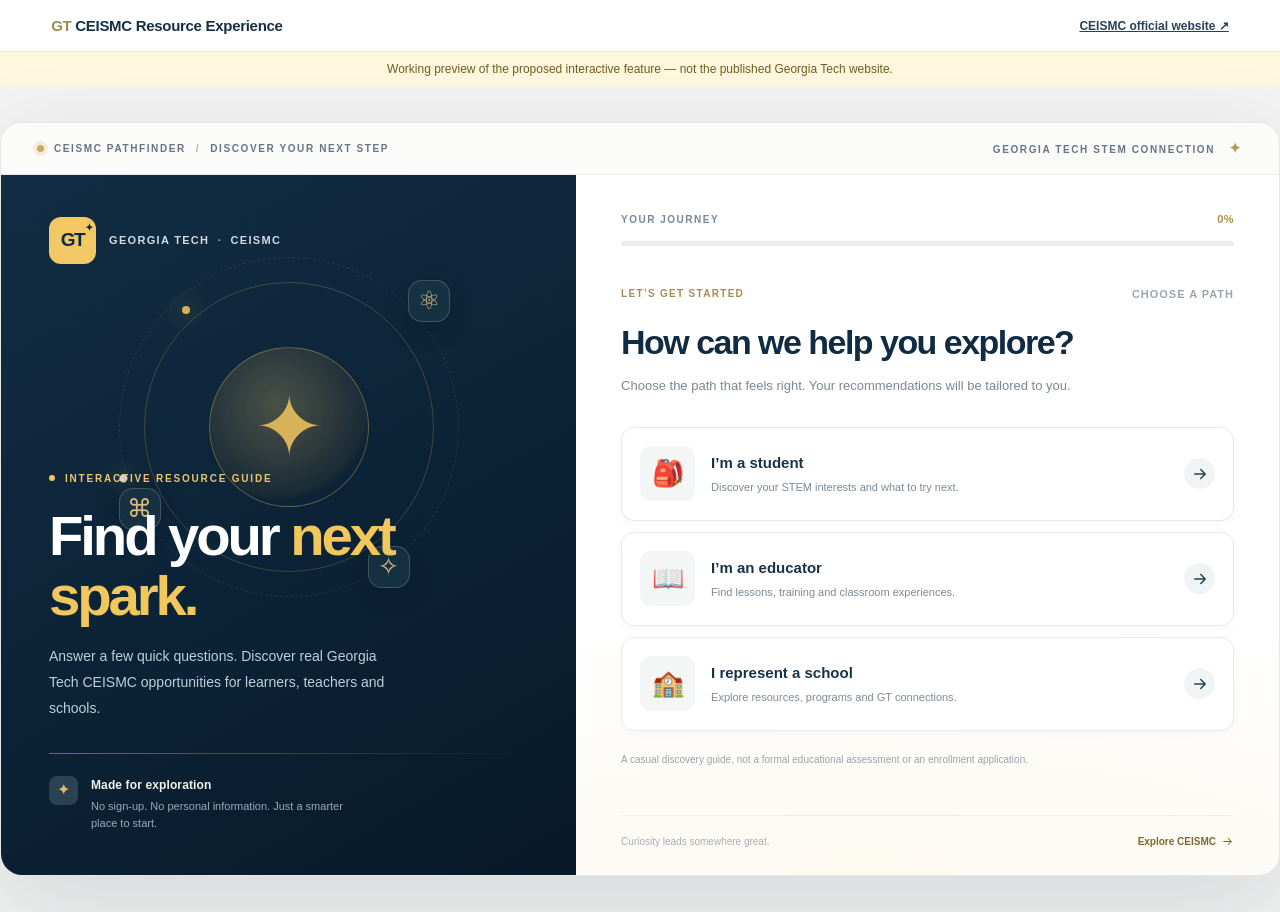
<file: ceismc-pathfinder/resource-finder-demo.html>
<!doctype html>
<html lang="en">
<head>
  <meta charset="UTF-8">
  <meta name="viewport" content="width=device-width, initial-scale=1">
  <meta name="description" content="Explore STEM opportunities and resources from Georgia Tech CEISMC with a personalized, interactive guide.">
  <title>CEISMC Pathfinder — Find Your Next Spark</title>
  <link rel="stylesheet" href="./resource-finder.css">
  <script src="./resource-finder.js" defer></script>
  <style>
    body {margin:0;background:#f2f3f2;font-family:Arial,sans-serif}
    .preview-top {background:white;border-bottom:1px solid #e3e6e6;padding:17px clamp(16px,4vw,60px);display:flex;align-items:center;justify-content:space-between;gap:10px;color:#143046}
    .preview-top strong {font-size:15px;letter-spacing:-.02em}
    .preview-top strong span {color:#a18a50}
    .preview-top a {font-size:12px;font-weight:700;color:#294157}
    .preview-notice {padding:10px 16px;background:#fff7de;text-align:center;font-size:12px;color:#725e24}
  </style>
</head>
<body>
  <div class="preview-top"><strong><span>GT</span> CEISMC Resource Experience</strong><a href="https://ceismc.gatech.edu/" target="_blank" rel="noopener noreferrer">CEISMC official website ↗</a></div>
  <div class="preview-notice">Working preview of the proposed interactive feature — not the published Georgia Tech website.</div>
  <div id="ceismc-pathfinder"></div>
</body>
</html>
</file>
<file: style.css>
/* ==========================================================================
UNIFIED PAGE STYLESHEET — CEISMC / GEORGIA TECH DESIGN SYSTEM
Clean, production-ready single-file stylesheet.
Resolves all conflicting overrides, background leaks, and overlapping bugs.
========================================================================== */

:root {
--navy: #051e39;
--gold: #b39051;
--darkgold: #796035;
--cream: #f9f6ee;
--ink: #102c44;
--muted: #52616c;
--line: #dcdedb;
--white: #ffffff;
--max: 1200px;
}

*,
*::before,
*::after {
box-sizing: border-box;
}

html {
scroll-behavior: smooth;
scroll-padding-top: 100px;
}

body {
margin: 0;
color: var(--ink);
font-family: -apple-system, BlinkMacSystemFont, "Segoe UI", Roboto, Helvetica, Arial, sans-serif;
background: var(--cream);
line-height: 1.65;
-webkit-font-smoothing: antialiased;
}

/* Accessibility Skip Link */
.skip {
position: absolute;
top: -9999px;
left: -9999px;
background: var(--navy);
color: #fff;
padding: 12px 20px;
z-index: 1000;
text-decoration: none;
font-weight: 700;
}
.skip:focus {
top: 10px;
left: 10px;
}

h1, h2, h3, p {
margin-top: 0;
}

h1, h2 {
font-family: Georgia, 'Times New Roman', serif;
font-weight: 400;
line-height: 1.08;
letter-spacing: -.045em;
color: var(--navy);
}

h1 {
font-size: clamp(3.2rem, 7vw, 6.2rem);
margin-bottom: 28px;
}

h2 {
font-size: clamp(2.3rem, 4.4vw, 3.8rem);
margin-bottom: 24px;
}

h3 {
line-height: 1.3;
font-size: 1.25rem;
color: var(--navy);
margin-bottom: 12px;
}

p {
max-width: 68ch;
color: var(--ink);
}

p.intro {
font-size: 1.15rem;
line-height: 1.7;
color: var(--muted);
}

a {
color: inherit;
text-underline-offset: 5px;
}

button {
font: inherit;
cursor: pointer;
touch-action: manipulation;
}

img {
display: block;
width: 100%;
height: auto;
}

a:focus-visible, button:focus-visible, summary:focus-visible {
outline: 3px solid var(--gold);
outline-offset: 5px;
}

::selection {
background: #e5d3a7;
color: var(--navy);
}

/* Layout Utilities */
.wrap {
width: min(var(--max), calc(100% - 64px));
margin: auto;
}

.eyebrow,
.section-number {
font-size: .75rem;
letter-spacing: .16em;
text-transform: uppercase;
font-weight: 700;
color: var(--darkgold);
margin-bottom: 16px;
display: block;
}

.section {
padding: 100px 0;
background: var(--cream);
}

.section.white {
background: var(--white);
}

/* ==========================================================================
NAVIGATION
========================================================================== */
.nav-shell {
background: rgba(249, 246, 238, .97);
position: sticky;
top: 0;
z-index: 20;
border-bottom: 1px solid var(--line);
backdrop-filter: blur(8px);
}

.nav {
min-height: 86px;
display: flex;
align-items: center;
justify-content: space-between;
gap: 24px;
}

.brand {
text-decoration: none;
display: flex;
align-items: center;
gap: 13px;
}

.brand-mark {
border: 1px solid var(--gold);
width: 44px;
height: 44px;
display: grid;
place-items: center;
font-family: Georgia, serif;
font-size: 24px;
color: var(--darkgold);
}

.brand strong {
font-size: 1.05rem;
letter-spacing: .06em;
display: block;
color: var(--navy);
}

.brand small {
font-size: .63rem;
letter-spacing: .15em;
display: block;
text-transform: uppercase;
color: var(--muted);
}

.nav-links {
display: flex;
gap: 26px;
align-items: center;
}

.nav-links a {
text-decoration: none;
font-size: .85rem;
font-weight: 600;
color: var(--navy);
transition: color .2s;
}

.nav-links a:hover {
color: var(--darkgold);
}

.nav-cta {
border-bottom: 2px solid var(--gold);
padding: 9px 0;
font-weight: 700 !important;
}

.menu {
display: none;
background: none;
border: 1px solid var(--line);
padding: 7px 12px;
}

.progress {
position: absolute;
bottom: -1px;
left: 0;
height: 3px;
width: 0;
background: var(--gold);
}

/* ==========================================================================
HERO SECTION & CEISMC IMPACT BANNER (Clean Flow, Zero Overlap)
========================================================================== */
.hero {
padding: 80px 0 90px;
background: var(--cream);
overflow: visible;
}

.hero-grid {
display: grid;
grid-template-columns: minmax(0, 1.08fr) minmax(0, 1fr);
gap: 52px;
align-items: start;
}

.hero-copy {
min-width: 0;
}

.hero h1 em {
font-style: italic;
color: var(--darkgold);
}

.ceismc-intro {
font-size: 1.18rem;
line-height: 1.65;
color: var(--ink);
max-width: 520px;
margin-bottom: 24px;
}

.hero-art {
min-width: 0;
position: relative;
}

.globe-stage {
position: relative;
background: var(--navy);
border-radius: 150px 0 0 0;
overflow: hidden;
aspect-ratio: 1/1.15;
isolation: isolate;
box-shadow: 0 20px 40px rgba(5,30,57,0.15);
}

.globe-stage canvas {
width: 100%;
height: 100%;
display: block;
}

.globe-heading {
position: absolute;
top: 35px;
left: 35px;
right: 25px;
text-align: right;
color: #e0c591;
font-size: .65rem;
letter-spacing: .16em;
text-transform: uppercase;
background: rgba(5,30,57,.85);
padding: 8px 12px;
z-index: 2;
border-radius: 4px;
}

.globe-caption {
position: absolute;
bottom: 18px;
left: 18px;
right: 18px;
display: flex;
align-items: end;
justify-content: space-between;
gap: 12px;
color: white;
background: rgba(5,30,57,.92);
padding: 20px;
z-index: 2;
border-radius: 8px;
}

.globe-caption strong {
display: block;
font-family: Georgia, serif;
color: #e0c591;
font-size: 1.85rem;
font-weight: 400;
line-height: 1.1;
margin-bottom: 4px;
}

.globe-caption p {
margin: 0;
font-size: .8rem;
color: rgba(255,255,255,0.8);
}

.globe-controls {
display: flex;
gap: 7px;
}

.globe-controls button {
background: rgba(255,255,255,0.1);
color: white;
border: 1px solid rgba(255,255,255,0.3);
padding: 6px 14px;
font-size: .75rem;
border-radius: 4px;
transition: background .2s;
}

.globe-controls button:hover {
background: rgba(255,255,255,0.25);
}

/* CEISMC Impact Box inside Hero (Contained, no overlap) */
.ceismc-impact {
margin-top: 36px;
margin-bottom: 36px;
gap: 20px;
padding: 32px 36px;
background: var(--navy);
color: white;
border-radius: 8px;
box-shadow: 0 12px 28px rgba(5, 30, 57, .16);
position: relative;
overflow: hidden;
}

.ceismc-impact::before {
content: "";
position: absolute;
top: 0;
left: 0;
width: 5px;
height: 100%;
background: var(--gold);
}

.ceismc-impact-heading .ribbon-label {
color: #dec699;
font-size: .68rem;
letter-spacing: .18em;
margin-bottom: 8px;
text-transform: uppercase;
font-weight: 700;
}

.ceismc-impact-heading h3 {
color: white;
font-family: Georgia, serif;
font-size: clamp(1.4rem, 2.2vw, 1.9rem);
font-weight: 400;
line-height: 1.25;
margin: 0;
}

.ceismc-impact-stats {
display: flex;
align-items: center;
gap: 40px;
margin-top: 26px;
padding-top: 22px;
border-top: 1px solid rgba(255, 255, 255, 0.2);
}

.ceismc-stat {
min-width: 0;
}

.ceismc-stat strong {
display: block;
font-family: Georgia, serif;
font-size: clamp(2.4rem, 3.5vw, 3.4rem);
font-weight: 400;
line-height: 1;
color: #dec699;
margin-bottom: 6px;
}

.ceismc-stat .stat-label {
display: block;
color: rgba(255, 255, 255, 0.85);
font-size: .75rem;
letter-spacing: .08em;
text-transform: uppercase;
line-height: 1.4;
}

.ceismc-impact-footer {
display: flex;
justify-content: space-between;
align-items: center;
margin-top: 20px;
padding-top: 14px;
border-top: 1px solid rgba(255, 255, 255, 0.15);
font-size: .75rem;
color: rgba(255, 255, 255, 0.7);
letter-spacing: .05em;
text-transform: uppercase;
}

.ceismc-impact-footer span:last-child {
color: #dec699;
}

/* ==========================================================================
BUTTONS & LINKS
========================================================================== */
.btn {
display: inline-flex;
align-items: center;
justify-content: center;
gap: 14px;
padding: 16px 28px;
text-decoration: none;
font-size: .88rem;
font-weight: 700;
border: 1px solid var(--navy);
background: var(--navy);
color: #fff;
border-radius: 4px;
transition: transform .2s, background .2s;
}

.btn:hover {
transform: translateY(-2px);
background: #143954;
color: #fff;
}

.actions {
display: flex;
align-items: center;
gap: 25px;
flex-wrap: wrap;
margin-top: 32px;
margin-bottom: 20px;
padding: 10px
}


.text-link {
display: inline-block;
font-size: .88rem;
font-weight: 700;
color: var(--navy);
text-decoration: underline;
text-underline-offset: 4px;
}

.text-link:hover {
color: var(--darkgold);
}

.source {
display: inline-block;
font-size: .8rem;
font-weight: 600;
color: var(--darkgold);
margin-top: 12px;
text-decoration: none;
}

.source:hover {
text-decoration: underline;
}

/* ==========================================================================
SECTION 02: ACCESS & OPPORTUNITY (Cream Background, Solid Layout)
========================================================================== */
.opportunity {
background: var(--cream);
padding: 100px 0;
border-top: 1px solid var(--line);
border-bottom: 1px solid var(--line);
}

.opportunity-grid {
display: grid;
grid-template-columns: minmax(0, 0.9fr) minmax(0, 1.1fr);
gap: 55px;
align-items: center;
}

.opportunity-copy,
.opportunity-data {
min-width: 0;
}

.opportunity-copy h2 {
margin-bottom: 25px;
}

.opportunity-text-block {
margin-bottom: 25px;
}

.opportunity-text-block h3 {
color: var(--darkgold);
font-size: .78rem;
font-weight: 800;
letter-spacing: .13em;
text-transform: uppercase;
margin-bottom: 10px;
}

.opportunity-text-block p {
font-size: 1.1rem;
line-height: 1.7;
}

.opportunity-research {
padding-top: 20px;
border-top: 1px solid var(--line);
}

.opportunity-research strong {
color: var(--navy);
}

/* Chart Card Styling */
.opportunity-data .chart {
width: 100%;
background: white;
padding: 34px;
border: 1px solid var(--line);
border-left: 5px solid var(--gold);
border-radius: 8px;
box-shadow: 0 8px 25px rgba(5,30,57,.06);
}

.chart-title {
font-size: .76rem;
letter-spacing: .12em;
text-transform: uppercase;
font-weight: 800;
color: var(--navy);
margin-bottom: 12px;
}

.chart-title span {
display: block;
margin-top: 5px;
font-size: .75rem;
font-weight: 400;
letter-spacing: 0;
text-transform: none;
color: var(--muted);
}

.chart-explanation {
font-size: 1rem;
line-height: 1.65;
color: var(--muted);
margin-bottom: 26px;
}

.bar-group {
margin-bottom: 22px;
}

.bar-label {
display: flex;
justify-content: space-between;
align-items: baseline;
gap: 12px;
font-size: .88rem;
color: var(--navy);
margin-bottom: 8px;
}

.bar-label strong {
font-size: 1.15rem;
color: var(--navy);
flex-shrink: 0;
}

.bar-track {
height: 14px;
background: #e2e4e0;
border-radius: 7px;
overflow: hidden;
margin: 0;
}

.bar-fill {
height: 100%;
background: var(--navy);
border-radius: 7px;
}

.bar-fill.gold {
background: var(--gold);
}

.gap-note {
display: flex;
align-items: center;
gap: 20px;
border-top: 1px solid var(--line);
padding-top: 20px;
margin-top: 24px;
}

.gap-note strong {
font-family: Georgia, serif;
font-size: 3.2rem;
color: var(--darkgold);
line-height: 1;
font-weight: 400;
}

.gap-note span {
font-size: .85rem;
line-height: 1.4;
color: var(--muted);
}

.chart-caption {
margin-top: 20px;
max-width: 620px;
font-size: 1rem;
line-height: 1.65;
color: var(--ink);
}

/* ==========================================================================
IMPACT BANNER (Navy Background)
========================================================================== */
.impact-banner {
background: var(--navy);
color: #fff;
padding: 85px 0;
margin-bottom: 25px
}

.impact-banner-inner {
display: grid;
grid-template-columns: 1.2fr 1fr;
gap: 60px;
align-items: center;
}

.impact-banner-lead h2 {
color: #fff;
margin-bottom: 16px;
}

.impact-banner-lead p {
color: rgba(255,255,255,0.85);
font-size: 1.1rem;
line-height: 1.7;
}

.impact-banner-stats {
display: flex;
flex-direction: column;
gap: 24px;
}

.stat-card {
background: rgba(255,255,255,0.06);
border-left: 4px solid var(--gold);
padding: 24px 28px;
border-radius: 0 8px 8px 0;
}

.stat-card strong {
font-family: Georgia, serif;
font-size: 3.2rem;
color: #dec699;
line-height: 1;
display: block;
margin-bottom: 6px;
font-weight: 400;
}

.stat-card span {
font-size: .9rem;
color: rgba(255,255,255,0.9);
line-height: 1.4;
display: block;
}

.ribbon-label {
font-size: .75rem;
letter-spacing: .16em;
text-transform: uppercase;
color: #dec699;
font-weight: 700;
display: block;
margin-bottom: 8px;
}

/* ==========================================================================
CONTENT SECTIONS & GRIDS (White / Cream Alternating)
========================================================================== */
.split {
display: grid;
grid-template-columns: 1fr 1fr;
gap: 80px;
align-items: start;
}

.evidence {
border-top: 1px solid var(--line);
padding: 28px 0 10px;
}

.evidence:first-of-type {
border-top: none;
padding-top: 0;
}

.alignment {
display: grid;
grid-template-columns: 1fr 1fr;
gap: 32px;
margin-top: 48px;
}

.alignment article {
padding: 40px;
background: var(--white);
border-top: 4px solid var(--gold);
border-radius: 0 0 8px 8px;
box-shadow: 0 4px 15px rgba(0,0,0,0.03);
}

.alignment ul {
padding-left: 20px;
margin-bottom: 24px;
color: var(--muted);
}

.alignment li {
margin-bottom: 8px;
}

.sdg-icon {
width: 62px;
height: 62px;
background: var(--navy);
color: var(--gold);
display: grid;
place-items: center;
font-size: 2rem;
font-family: Georgia, serif;
float: right;
margin-left: 15px;
border-radius: 4px;
}

.takeaway {
margin-top: 40px;
font-size: 1.25rem;
font-family: Georgia, serif;
font-style: italic;
color: var(--darkgold);
border-top: 1px solid var(--line);
padding-top: 24px;
}

/* ==========================================================================
AUDIENCES & MAPS
========================================================================== */
.audiences {
display: grid;
grid-template-columns: 1.1fr 1fr;
gap: 80px;
align-items: start;
}

.classroom-photo {
border-radius: 8px;
margin-top: 32px;
box-shadow: 0 10px 25px rgba(0,0,0,0.08);
}

.audience-list article {
display: grid;
grid-template-columns: 50px 1fr;
gap: 20px;
padding: 28px 0;
border-bottom: 1px solid var(--line);
}

.audience-list article:first-child {
padding-top: 0;
}

.audience-icon {
color: var(--darkgold);
font-family: Georgia, serif;
font-size: 1.8rem;
font-weight: 700;
}

.maps-heading {
display: flex;
justify-content: space-between;
align-items: flex-end;
gap: 40px;
margin-bottom: 40px;
}

.maps-heading p {
max-width: 460px;
color: var(--muted);
font-size: 1.05rem;
}

.maps {
display: grid;
grid-template-columns: 1fr 1fr;
gap: 32px;
}

.map-panel {
background: var(--white);
padding: 28px;
margin: 0;
border-radius: 8px;
border: 1px solid var(--line);
box-shadow: 0 4px 12px rgba(0,0,0,0.03);
}

.map-panel img {
height: 380px;
object-fit: contain;
margin-bottom: 16px;
}

.map-panel figcaption {
font-family: Georgia, serif;
font-size: 1.15rem;
color: var(--navy);
}

.map-panel figcaption small {
display: block;
font-family: -apple-system, sans-serif;
font-size: .8rem;
color: var(--muted);
margin-top: 4px;
}

/* ==========================================================================
PROJECTS SECTION
========================================================================== */
.section-head-block {
margin-bottom: 40px;
}

.section-intro-text {
font-size: 1.12rem;
line-height: 1.7;
color: var(--muted);
max-width: 820px;
margin-top: 16px;
}

.projects {
display: grid;
grid-template-columns: repeat(3, 1fr);
gap: 32px;
margin-top: 32px;
}

.project {
border-bottom: 1px solid var(--line);
padding-bottom: 28px;
display: flex;
flex-direction: column;
justify-content: space-between;
background: var(--white);
padding: 24px;
border-radius: 8px;
border: 1px solid var(--line);
}

.project-image {
overflow: hidden;
background: var(--cream);
margin-bottom: 24px;
border-radius: 6px;
}

.project img {
height: 230px;
object-fit: cover;
transition: transform .5s;
}

.project:hover img {
transform: scale(1.04);
}

/* ==========================================================================
QUOTES SECTION (Navy Background)
========================================================================== */
.quotes {
background: var(--navy);
color: white;
padding: 110px 0;
}

.quotes h2 {
color: white;
}

.quotes .eyebrow {
color: #dec699;
}

.quotes p {
color: rgba(255,255,255,0.8);
}

.quote-grid {
display: grid;
grid-template-columns: 1fr 1fr;
gap: 40px 60px;
margin-top: 50px;
}

.quote {
margin: 0;
}

.quote blockquote {
font-family: Georgia, serif;
font-size: 1.25rem;
line-height: 1.6;
margin: 0 0 20px;
color: #fff;
font-style: italic;
}

.quote figcaption {
font-size: .9rem;
font-weight: 700;
color: #dec699;
}

.quote figcaption small {
display: block;
font-size: .78rem;
font-weight: 400;
color: rgba(255,255,255,0.7);
margin-top: 4px;
}

/* ==========================================================================
CALL TO ACTION & PARTICIPATION SECTION
========================================================================== */
.cta {
padding: 110px 0;
position: relative;
overflow: hidden;
background: var(--cream);
}

.cta-wrap-container {
position: relative;
z-index: 1;
}

.cta-wrap-container::before {
content: "";
position: absolute;
top: -100px;
right: -120px;
width: 480px;
height: 480px;
border: 2px dashed rgba(179, 144, 81, 0.25);
border-radius: 50%;
z-index: -1;
pointer-events: none;
}

.cta-wrap-container::after {
content: "";
position: absolute;
top: -40px;
right: -60px;
width: 360px;
height: 360px;
border: 1px solid rgba(5, 30, 87, 0.08);
border-radius: 50%;
z-index: -1;
pointer-events: none;
}

.cta-header {
max-width: 720px;
margin-bottom: 32px;
}

.ways-heading {
margin-top: 36px;
font-size: 1.4rem;
color: var(--navy);
}

.participate {
display: grid;
grid-template-columns: 1fr 1fr;
gap: 24px;
margin-top: 24px;
}

.participation-card {
background: var(--white);
border: 1px solid var(--line);
padding: 32px;
border-radius: 8px;
display: flex;
flex-direction: column;
justify-content: space-between;
box-shadow: 0 4px 12px rgba(0,0,0,0.02);
min-height: 250px;
}

.participation-card p {
font-size: .92rem;
color: var(--muted);
margin-bottom: 0;
}

.card-content {
display: flex;
flex-direction: column;
gap: 8px;
}

.card-action {
margin-top: 20px;
}

.card-link,
.card-btn {
display: inline-block;
font-size: .88rem;
font-weight: 700;
color: var(--navy);
text-decoration: underline;
text-underline-offset: 4px;
background: none;
border: none;
padding: 0;
text-align: left;
cursor: pointer;
line-height: 1.4;
transition: color .2s;
}

.card-btn:hover,
.card-link:hover {
color: var(--darkgold);
}

.share-status {
font-size: .8rem;
color: var(--darkgold);
margin-top: 8px;
min-height: 1.2em;
font-weight: 600;
}

.contact-row {
margin-top: 48px;
padding: 40px;
background: var(--white);
border-radius: 8px;
border: 1px solid var(--line);
display: flex;
justify-content: space-between;
align-items: center;
flex-wrap: wrap;
gap: 20px;
}

.contact-row p {
margin: 0;
font-size: 1.1rem;
font-weight: 600;
color: var(--navy);
}

.contact-sub {
font-size: .88rem;
color: var(--muted);
display: block;
margin-top: 4px;
}

/* ==========================================================================
REFERENCES & FOOTER
========================================================================== */
.refs {
border-top: 1px solid var(--line);
padding: 40px 0;
background: var(--white);
}

.refs summary {
font-size: .9rem;
font-weight: 700;
color: var(--navy);
cursor: pointer;
padding: 8px 0;
}

.refs ol {
margin-top: 16px;
padding-left: 20px;
color: var(--muted);
font-size: .85rem;
}

.refs li {
margin-bottom: 8px;
}

footer {
background: var(--white);
border-top: 1px solid var(--line);
padding: 40px 0;
}

.footer-inner {
display: flex;
justify-content: space-between;
align-items: flex-end;
gap: 30px;
font-size: .78rem;
color: var(--muted);
}

.footer-inner strong {
color: var(--navy);
}

/* ==========================================================================
RESPONSIVE MEDIA QUERIES
========================================================================== */

@media (max-width: 1024px) {
.projects {
grid-template-columns: repeat(2, 1fr);
}
}

@media (max-width: 900px) {
.hero-grid,
.opportunity-grid,
.split,
.evidence-opening-grid,
.audiences,
.impact-banner-inner,
.quote-grid,
.participate,
.alignment,
.maps {
grid-template-columns: 1fr;
gap: 35px;
}

.maps-heading {
align-items: flex-start;
flex-direction: column;
gap: 15px;
}

.contact-row {
align-items: flex-start;
}

.nav-links {
display: none;
position: absolute;
top: 85px;
left: 0;
width: 100%;
background: var(--cream);
padding: 24px;
flex-direction: column;
border-bottom: 1px solid var(--line);
box-shadow: 0 10px 20px rgba(0,0,0,0.05);
}

.nav-links.open {
display: flex;
}

.menu {
display: block;
}
}

@media (max-width: 650px) {
.wrap {
width: min(var(--max), calc(100% - 36px));
}

.hero {
padding: 50px 0 65px;
}

.hero h1 {
font-size: clamp(2.8rem, 10vw, 4.2rem);
}

.globe-stage {
aspect-ratio: 1 / 1;
border-radius: 90px 0 0 0;
}

.ceismc-impact {
padding: 24px;
}

.ceismc-impact-stats {
flex-wrap: wrap;
gap: 20px;
}

.ceismc-stat strong {
font-size: 2.5rem;
}

.section {
padding: 70px 0;
}

.projects {
grid-template-columns: 1fr;
}

.contact-row {
padding: 25px;
}

.footer-inner {
align-items: flex-start;
flex-direction: column;
}
}

@media (max-width: 400px) {
.globe-caption {
flex-direction: column;
align-items: flex-start;
}
}
.testimonial-video {
    max-width: 960px;
    margin: 48px auto 64px;
}

.video-wrapper {
    position: relative;
    width: 100%;
    aspect-ratio: 16 / 9;
    overflow: hidden;
    border-radius: 12px;
    background: #051e39;
    box-shadow: 0 12px 32px rgba(5, 30, 57, 0.12);
}

.video-wrapper iframe {
    position: absolute;
    inset: 0;
    width: 100%;
    height: 100%;
    border: 0;
}

/* ========================================
   IMPACT SECTION - RELOCATED STATISTICS
======================================== */

.map-section .ceismc-impact {
    position: relative;
    width: 100%;
    margin: 40px 0 56px;
}

.map-section .ceismc-impact-stats {
    display: grid;
    grid-template-columns: repeat(2, minmax(0, 1fr));
    gap: 32px;
}

/* ========================================
   TESTIMONIAL VIDEO
======================================== */

.testimonial-video {
    width: 100%;
    max-width: 960px;
    margin: 44px auto 60px;
}

.video-wrapper {
    position: relative;
    width: 100%;
    aspect-ratio: 16 / 9;
    overflow: hidden;
    border-radius: 12px;
    background: #051e39;
    box-shadow: 0 12px 32px rgba(5, 30, 57, 0.12);
}

.video-wrapper iframe {
    position: absolute;
    inset: 0;
    width: 100%;
    height: 100%;
    border: 0;
}

/* ========================================
   MOBILE ADJUSTMENTS
======================================== */

@media (max-width: 640px) {
    .map-section .ceismc-impact {
        margin: 28px 0 36px;
    }

    .map-section .ceismc-impact-stats {
        gap: 16px;
    }

    .testimonial-video {
        margin: 32px auto 40px;
    }
}

/* =========================================
   BRIDGE SECTION — IMPROVED COMPOSITION
========================================= */

.audiences {
    display: grid;
    grid-template-columns: 1.05fr 0.95fr;
    column-gap: 64px;
    row-gap: 32px;
    align-items: start;
}

.audience-intro {
    grid-column: 1;
    grid-row: 1;
}

.audience-intro .section-intro-text {
    max-width: 650px;
    line-height: 1.8;
    margin-bottom: 20px;
}

.audience-visual {
    grid-column: 1;
    grid-row: 2;
}

.audience-visual .classroom-photo {
    display: block;
    width: 100%;
    height: 320px;
    object-fit: cover;
    border-radius: 12px;
}

.audience-list {
    grid-column: 2;
    grid-row: 1 / span 2;
    padding-top: 100px;
}

.audience-list article {
    padding: 26px 0;
}

.audience-list article p {
    line-height: 1.75;
    max-width: 480px;
}


/* =========================================
   SECTION INTRODUCTIONS — FULL WIDTH,
   LEFT ALIGNED
========================================= */

/* Restore the original heading alignment */
.maps-heading,
.section-head-block,
.sustain-title,
.quotes .wrap > div:first-child {
    text-align: left;
    max-width: none;
    margin-left: 0;
    margin-right: 0;
}

/* Let introductory paragraphs use the available width */
.maps-heading .section-intro-text,
.section-head-block .section-intro-text,
.sustain-title .intro,
.quotes .wrap > div:first-child p:not(.eyebrow) {
    max-width: 100%;
    width: 100%;
    margin-left: 0;
    margin-right: 0;
    line-height: 1.8;
}

/* A little breathing room below section introductions */
.maps-heading {
    margin-bottom: 36px;
}

.section-head-block {
    margin-bottom: 48px;
}

.sustain-title {
    margin-bottom: 48px;
}

/* =========================================
   IMPACT INTRO — FULL-WIDTH PARAGRAPH
========================================= */

.maps-heading > div {
    width: 100%;
}

.maps-heading .section-intro-text {
    max-width: 100%;
}

/* =========================================
   MOBILE
========================================= */

@media (max-width: 600px) {
    .maps-heading,
    .section-head-block,
    .sustain-title,
    .quotes .wrap > div:first-child {
        text-align: left;
    }
}


.pathway-result-actions {
  display: flex;
  flex-wrap: wrap;
  align-items: center;
  gap: 14px;
  margin-top: 28px;
}

.pathway-return {
  border: 1px solid var(--pathway-line);
  border-radius: 5px;
  background: white;
  color: var(--pathway-ink);
  padding: 14px 20px;
  font: inherit;
  font-size: 0.94rem;
  font-weight: 600;
  cursor: pointer;
}

.pathway-return:hover {
  background: #f2f6f5;
}
</file>
<file: ceismc-pathfinder/resource-finder.css>
/* CEISMC Pathfinder — scoped styles; no global CSS resets or libraries. */
#ceismc-pathfinder {
  --gtf-navy: #11283c;
  --gtf-navy-deep: #071b2e;
  --gtf-gold: #b59a55;
  --gtf-bright: #f1c65b;
  --gtf-ink: #162a3e;
  --gtf-muted: #647586;
  --gtf-line: #e1e7e8;
  --gtf-white: #fff;
  --gtf-offwhite: #f8f9f8;
  color: var(--gtf-ink);
  font-family: Inter, 'Helvetica Neue', Arial, sans-serif;
  line-height: 1.5;
  font-size: 16px;
  text-align: left;
  isolation: isolate;
}
#ceismc-pathfinder *, #ceismc-pathfinder *::before, #ceismc-pathfinder *::after {box-sizing:border-box}
#ceismc-pathfinder button, #ceismc-pathfinder a {font:inherit}
#ceismc-pathfinder button {cursor:pointer;appearance:none;text-transform:none;letter-spacing:normal}
#ceismc-pathfinder button:focus-visible, #ceismc-pathfinder a:focus-visible {outline:3px solid #ccab4e;outline-offset:4px}
#ceismc-pathfinder svg {display:inline-block;width:18px;height:18px;vertical-align:middle;flex:none}
#ceismc-pathfinder .gtf-shell {position:relative;max-width:1280px;min-height:740px;margin:36px auto;border:1px solid #e6e7e7;border-radius:22px;overflow:hidden;box-shadow:0 32px 100px rgba(16,37,56,.13);background:#fff}
#ceismc-pathfinder .gtf-shell__ambient {position:absolute;inset:0;pointer-events:none;background:radial-gradient(ellipse 80% 35% at 68% 100%,rgba(232,198,113,.10),transparent);z-index:0}
#ceismc-pathfinder .gtf-topbar {height:52px;display:flex;position:relative;z-index:1;align-items:center;justify-content:space-between;gap:16px;padding:0 36px;background:#fbfbf9;border-bottom:1px solid #e7ebeb;color:#667484;font-size:10px;letter-spacing:.16em;font-weight:800}
#ceismc-pathfinder .gtf-topbar__label {display:flex;align-items:center;gap:10px;white-space:nowrap}
#ceismc-pathfinder .gtf-topbar__signal {width:7px;height:7px;background:#c7aa62;border-radius:50%;box-shadow:0 0 0 4px #f4ecd9}
#ceismc-pathfinder .gtf-topbar__sep {color:#a6aeb1}
#ceismc-pathfinder .gtf-topbar__meta {white-space:nowrap}
#ceismc-pathfinder .gtf-topbar__meta span {font-size:14px;color:var(--gtf-gold);padding-left:10px}
#ceismc-pathfinder .gtf-layout {display:grid;grid-template-columns:minmax(330px, 0.90fr) minmax(0,1.10fr);min-height:700px;position:relative;z-index:1}
#ceismc-pathfinder .gtf-intro {position:relative;padding:42px 50px 42px 48px;overflow:hidden;background:linear-gradient(150deg,#122d43 0%,#0c2337 52%,#071929 100%);color:white;display:flex;flex-direction:column;justify-content:flex-end;min-height:665px}
#ceismc-pathfinder .gtf-intro::after {content:'';position:absolute;inset:0;pointer-events:none;background-image:linear-gradient(90deg,transparent 49px,rgba(255,255,255,.025) 50px),linear-gradient(0deg,transparent 49px,rgba(255,255,255,.025) 50px);background-size:50px 50px;mask-image:linear-gradient(to bottom,rgba(0,0,0,.7),transparent 75%)}
#ceismc-pathfinder .gtf-brand {position:absolute;top:42px;left:48px;z-index:2;display:flex;align-items:center;gap:13px;color:#d2dbe2;letter-spacing:.12em;font-size:11px;font-weight:800}
#ceismc-pathfinder .gtf-brand b {color:#dcb456;padding:0 4px}
#ceismc-pathfinder .gtf-brand__mark {display:grid;place-items:center;position:relative;background:#f2c866;color:#0e2940;letter-spacing:-.08em;font-size:19px;font-weight:900;width:47px;height:47px;border-radius:12px}
#ceismc-pathfinder .gtf-brand__mark span {font-size:10px;position:absolute;top:3px;right:5px}
#ceismc-pathfinder .gtf-intro__orbits {position:absolute;left:50%;top:36%;width:350px;height:350px;transform:translate(-50%,-50%);opacity:.88;pointer-events:none}
#ceismc-pathfinder .gtf-orbit {position:absolute;inset:30px;border:1px solid rgba(244,196,86,.26);border-radius:50%;animation:gtf-spin 42s linear infinite}
#ceismc-pathfinder .gtf-orbit::before {content:'';position:absolute;top:8%;left:13%;width:8px;height:8px;background:#f3c35c;border-radius:50%;box-shadow:0 0 22px #f3c35c}
#ceismc-pathfinder .gtf-orbit--two {inset:5px;border-style:dashed;border-color:rgba(218,232,241,.13);animation-direction:reverse;animation-duration:58s;transform:rotate(20deg)}
#ceismc-pathfinder .gtf-orbit--two::before {top:80%;left:8%;background:#f1eee6}
#ceismc-pathfinder .gtf-orbit__core {position:absolute;inset:95px;border:1px solid rgba(246,201,93,.38);background:radial-gradient(circle at 42% 35%,rgba(248,206,112,.27),rgba(198,141,55,.09) 65%,transparent 72%);display:grid;place-items:center;border-radius:50%;color:#f4c65e;font-size:84px;text-shadow:0 0 70px rgba(243,194,78,.4);animation:gtf-pulse 4s ease-in-out infinite}
#ceismc-pathfinder .gtf-orbit__mini {display:grid;place-items:center;position:absolute;width:42px;height:42px;border:1px solid rgba(229,220,201,.24);background:rgba(27,55,71,.85);border-radius:14px;color:#f5d18a;font-size:25px;backdrop-filter:blur(7px);box-shadow:0 8px 22px #071b2e75;animation:gtf-float 5s ease-in-out infinite}
#ceismc-pathfinder .gtf-orbit__mini--a {top:28px;right:14px}
#ceismc-pathfinder .gtf-orbit__mini--b {bottom:72px;left:5px;animation-delay:-2s}
#ceismc-pathfinder .gtf-orbit__mini--c {bottom:14px;right:54px;animation-delay:-3s}
#ceismc-pathfinder .gtf-eyebrow {z-index:1;display:flex;align-items:center;gap:10px;color:#e8c573;font-size:10px;font-weight:800;letter-spacing:.18em;margin-bottom:20px}
#ceismc-pathfinder .gtf-eyebrow__dot {width:6px;height:6px;border-radius:100%;background:var(--gtf-bright)}
#ceismc-pathfinder .gtf-intro h2 {z-index:1;margin:0 0 17px;max-width:380px;color:white;font-size:clamp(38px,4.4vw,58px);line-height:1.08;letter-spacing:-.055em;font-weight:800}
#ceismc-pathfinder .gtf-intro h2 em {font-style:normal;color:var(--gtf-bright)}
#ceismc-pathfinder .gtf-intro>p {z-index:1;color:#bdd0da;line-height:1.85;max-width:360px;font-size:14px;margin:0}
#ceismc-pathfinder .gtf-intro__divider {height:1px;margin:31px 0 22px;z-index:1;background:linear-gradient(90deg,rgba(245,211,144,.42),transparent)}
#ceismc-pathfinder .gtf-intro__foot {z-index:1;display:flex;align-items:flex-start;gap:13px}
#ceismc-pathfinder .gtf-bullet {display:grid;place-items:center;flex:none;width:29px;height:29px;color:#e4bb67;background:#2b4252;border-radius:8px}
#ceismc-pathfinder .gtf-intro__foot div {display:flex;flex-direction:column;gap:4px}
#ceismc-pathfinder .gtf-intro__foot strong {font-size:12px;letter-spacing:.01em;color:#f5f1e8}
#ceismc-pathfinder .gtf-intro__foot span:last-child {font-size:11px;color:#9cabb6;line-height:1.6;max-width:280px}
#ceismc-pathfinder .gtf-workspace {min-width:0;padding:36px 45px 26px;display:flex;flex-direction:column;position:relative}
#ceismc-pathfinder .gtf-progress {margin:0 0 40px}
#ceismc-pathfinder .gtf-progress>div:first-child {display:flex;align-items:center;justify-content:space-between;font-size:10px;font-weight:800;color:#788895;letter-spacing:.15em;margin-bottom:13px}
#ceismc-pathfinder .gtf-progress strong {font-size:11px;color:#b19148;letter-spacing:.04em}
#ceismc-pathfinder .gtf-progress__track {height:5px;width:100%;background:#e9eded;border-radius:100px;overflow:hidden}
#ceismc-pathfinder .gtf-progress__track>span {display:block;height:100%;background:linear-gradient(90deg,#b39a5d,#f2c865);border-radius:100px;transition:width .45s cubic-bezier(.16,1,.3,1)}
#ceismc-pathfinder .gtf-stage {flex:1;animation:gtf-enter .36s ease both;outline:none}
#ceismc-pathfinder .gtf-stage__top {display:flex;align-items:center;justify-content:space-between;gap:16px;margin-bottom:20px}
#ceismc-pathfinder .gtf-step-label {color:#a58c55;letter-spacing:.13em;font-size:10px;font-weight:800;text-transform:uppercase}
#ceismc-pathfinder .gtf-step-count {font-size:11px;color:#9aa6af;font-weight:800;letter-spacing:.09em}
#ceismc-pathfinder .gtf-stage h3 {font-size:clamp(25px,3vw,34px);line-height:1.18;letter-spacing:-.045em;color:#112c42;margin:0 0 12px;font-weight:800;max-width:510px}
#ceismc-pathfinder .gtf-stage h3>span {color:#d0ae5f}
#ceismc-pathfinder .gtf-description {color:#7a8894;font-size:13px;line-height:1.8;margin:0 0 25px;max-width:455px}
#ceismc-pathfinder .gtf-roles {display:grid;gap:11px;margin:29px 0 20px}
#ceismc-pathfinder .gtf-role {display:flex;align-items:center;gap:16px;padding:17px 18px;min-height:94px;border-radius:13px;background:#fff;border:1px solid #e5e9ea;text-align:left;box-shadow:0 3px 10px rgba(25,48,66,.03);transition:transform .24s,box-shadow .24s,border-color .24s,background .24s}
#ceismc-pathfinder .gtf-role:hover {transform:translateY(-3px);border-color:#d5b66d;box-shadow:0 13px 28px rgba(23,45,64,.10);background:#fffefa}
#ceismc-pathfinder .gtf-role__icon {display:grid;place-items:center;width:55px;height:55px;flex:none;font-size:26px;background:#f4f6f5;border-radius:11px}
#ceismc-pathfinder .gtf-role__text {flex:1;display:flex;flex-direction:column;gap:5px}
#ceismc-pathfinder .gtf-role__text strong {font-size:15px;color:#17334a;font-weight:800}
#ceismc-pathfinder .gtf-role__text small {font-size:11px;color:#7c8b96;line-height:1.5}
#ceismc-pathfinder .gtf-role__arrow {display:grid;place-items:center;width:31px;height:31px;border-radius:50%;background:#f1f4f4;color:#244353;transition:background .2s,transform .2s}
#ceismc-pathfinder .gtf-role:hover .gtf-role__arrow {background:#f5d778;transform:translateX(3px)}
#ceismc-pathfinder .gtf-fineprint {font-size:10px;line-height:1.8;color:#98a4ac;margin:20px 0 0}
#ceismc-pathfinder .gtf-stage__role {display:inline-flex;align-items:center;gap:7px;border-radius:100px;background:#f3f6f4;color:#466073;font-size:10px;font-weight:800;padding:7px 11px;margin-bottom:18px}
#ceismc-pathfinder .gtf-stage__role span {font-size:13px}
#ceismc-pathfinder .gtf-options {display:grid;grid-template-columns:repeat(2,minmax(0,1fr));gap:10px;margin:25px 0 24px}
#ceismc-pathfinder .gtf-option {min-width:0;min-height:105px;position:relative;text-align:left;display:flex;align-items:flex-start;gap:11px;padding:15px 12px 14px 14px;border:1px solid #e5e9e9;border-radius:12px;background:#fff;transition:background .2s,border-color .2s,box-shadow .2s,transform .2s}
#ceismc-pathfinder .gtf-option:hover {transform:translateY(-2px);border-color:#cfbc88;box-shadow:0 10px 20px #182f4310}
#ceismc-pathfinder .gtf-option.is-selected {background:#fffcf4;border-color:#bf9c4d;box-shadow:0 0 0 2px rgba(204,172,99,.18),0 8px 24px #bea56718}
#ceismc-pathfinder .gtf-option__emoji {display:grid;place-items:center;flex:none;font-size:21px;width:36px;height:36px;border-radius:10px;background:#f4f6f4}
#ceismc-pathfinder .gtf-option__copy {padding-top:2px;display:flex;flex-direction:column;gap:3px;min-width:0}
#ceismc-pathfinder .gtf-option__copy strong {font-size:12px;font-weight:800;line-height:1.35;color:#19364c}
#ceismc-pathfinder .gtf-option__copy>span {color:#83909a;font-size:10px;line-height:1.5}
#ceismc-pathfinder .gtf-option__select {position:absolute;top:9px;right:9px;display:grid;place-items:center;width:18px;height:18px;border:1px solid #d9e0e1;border-radius:50%;color:transparent;background:#fff}
#ceismc-pathfinder .gtf-option__select svg {width:12px;height:12px}
#ceismc-pathfinder .gtf-option.is-selected .gtf-option__select {background:#d0a94e;border-color:#d0a94e;color:#fff}
#ceismc-pathfinder .gtf-controls,#ceismc-pathfinder .gtf-result-actions {display:flex;justify-content:space-between;align-items:center;gap:12px;flex-wrap:wrap;margin-top:28px}
#ceismc-pathfinder .gtf-btn {min-height:46px;display:inline-flex;align-items:center;justify-content:center;gap:10px;border-radius:9px;padding:12px 17px;border:1px solid transparent;font-size:12px;font-weight:800;transition:transform .2s,background .2s,box-shadow .2s}
#ceismc-pathfinder .gtf-btn:not(:disabled):hover {transform:translateY(-2px)}
#ceismc-pathfinder .gtf-btn--primary {background:#102b40;border-color:#102b40;color:white;box-shadow:0 7px 16px #09243525}
#ceismc-pathfinder .gtf-btn--primary:not(:disabled):hover {background:#1b405a;box-shadow:0 12px 20px #09243530}
#ceismc-pathfinder .gtf-btn--primary:disabled {cursor:not-allowed;opacity:.42;box-shadow:none}
#ceismc-pathfinder .gtf-btn--ghost {background:transparent;color:#718291;padding-left:0}
#ceismc-pathfinder .gtf-btn--ghost:hover {color:#122f45}
#ceismc-pathfinder .gtf-workspace__bottom {font-size:10px;color:#a6afb7;display:flex;align-items:center;justify-content:space-between;gap:10px;border-top:1px solid #edf0f0;padding-top:18px;margin-top:22px}
#ceismc-pathfinder .gtf-workspace__bottom a {display:flex;align-items:center;gap:5px;font-weight:800;text-decoration:none;color:#7c692e}
#ceismc-pathfinder .gtf-workspace__bottom a:hover {color:#18354b}
#ceismc-pathfinder .gtf-workspace__bottom a svg {width:13px;height:13px}
#ceismc-pathfinder .gtf-complete {font-weight:800;font-size:10px;letter-spacing:.09em;color:#3f876f;display:flex;gap:5px;align-items:center}
#ceismc-pathfinder .gtf-complete svg {width:13px;height:13px}
#ceismc-pathfinder .gtf-result-focus {display:flex;gap:15px;padding:16px;border:1px solid #e6dfce;background:linear-gradient(120deg,#fefbf4,#fbf7eb);border-radius:13px;margin:17px 0}
#ceismc-pathfinder .gtf-result-focus__icon {width:57px;height:57px;flex:none;display:grid;place-items:center;background:#f3ead4;border-radius:11px;font-size:26px}
#ceismc-pathfinder .gtf-result-focus__eyebrow {letter-spacing:.13em;font-size:9px;color:#a58b50;font-weight:800}
#ceismc-pathfinder .gtf-result-focus h4 {color:#173146;letter-spacing:-.02em;font-size:18px;margin:4px 0}
#ceismc-pathfinder .gtf-result-focus p {color:#788593;font-size:11px;margin:0}
#ceismc-pathfinder .gtf-focus-tip {display:flex;gap:10px;align-items:flex-start;color:#3b5668;background:#f4f7f7;padding:12px 14px;border-radius:10px;margin:12px 0 23px}
#ceismc-pathfinder .gtf-focus-tip__symbol {color:#b29451}
#ceismc-pathfinder .gtf-focus-tip__symbol svg {width:17px;height:17px}
#ceismc-pathfinder .gtf-focus-tip div {display:flex;flex-direction:column;gap:3px}
#ceismc-pathfinder .gtf-focus-tip b {font-size:11px}
#ceismc-pathfinder .gtf-focus-tip div span {font-size:10px;color:#82909a;line-height:1.6}
#ceismc-pathfinder .gtf-results-head {display:flex;align-items:center;justify-content:space-between;margin:17px 0 10px}
#ceismc-pathfinder .gtf-results-head h4 {margin:0;font-size:14px;font-weight:800;color:#17354a}
#ceismc-pathfinder .gtf-results-head span {font-size:9px;color:#a58b50;font-weight:800;letter-spacing:.12em}
#ceismc-pathfinder .gtf-results {display:grid;gap:10px}
#ceismc-pathfinder .gtf-result {display:flex;align-items:flex-start;gap:13px;padding:14px;border:1px solid #e7ebec;border-radius:11px;background:white;animation:gtf-enter .42s ease both;animation-delay:calc(var(--gtf-order) * 90ms);transition:border-color .2s,box-shadow .2s}
#ceismc-pathfinder .gtf-result:hover {border-color:#dbbd71;box-shadow:0 12px 26px rgba(15,44,65,.075)}
#ceismc-pathfinder .gtf-result__icon {display:grid;place-items:center;flex:none;width:42px;height:42px;border-radius:10px;background:#f2f5f4;font-size:21px}
#ceismc-pathfinder .gtf-result__main {min-width:0;flex:1}
#ceismc-pathfinder .gtf-result__tag {font-size:9px;font-weight:800;color:#9b8044;text-transform:uppercase;letter-spacing:.06em}
#ceismc-pathfinder .gtf-result h5 {margin:3px 0;font-size:14px;line-height:1.4;color:#1a354a}
#ceismc-pathfinder .gtf-result p {font-size:11px;line-height:1.6;margin:4px 0;color:#596c7a}
#ceismc-pathfinder .gtf-result small {display:block;font-size:10px;color:#929fa7;line-height:1.5;margin-top:4px}
#ceismc-pathfinder .gtf-result a {display:inline-flex;align-items:center;gap:6px;margin-top:10px;font-size:11px;color:#977632;font-weight:800;text-decoration:none}
#ceismc-pathfinder .gtf-result a:hover {text-decoration:underline;color:#173b57}
#ceismc-pathfinder .gtf-result a svg {width:13px;height:13px}
#ceismc-pathfinder .gtf-stage--results h3 {font-size:27px}
#ceismc-pathfinder .gtf-stage--results .gtf-description {margin-bottom:14px}
#ceismc-pathfinder .gtf-result-actions {justify-content:flex-start;gap:14px;margin-top:20px}
#ceismc-pathfinder .gtf-result-actions .gtf-btn--primary {font-size:11px}
@keyframes gtf-spin {to {transform:rotate(360deg)}}
@keyframes gtf-pulse {50% {transform:scale(1.06);filter:brightness(1.1)}}
@keyframes gtf-float {50% {transform:translateY(-9px)}}
@keyframes gtf-enter {from{opacity:0;transform:translateY(11px)}to{opacity:1;transform:translateY(0)}}
@media(max-width:1030px){#ceismc-pathfinder .gtf-intro{padding:38px 35px}#ceismc-pathfinder .gtf-brand{left:35px}#ceismc-pathfinder .gtf-workspace{padding:32px 30px 25px}}
@media(max-width:760px){#ceismc-pathfinder .gtf-shell{border-radius:14px;margin:16px auto}#ceismc-pathfinder .gtf-layout{grid-template-columns:1fr}#ceismc-pathfinder .gtf-intro{min-height:355px;padding:105px 28px 30px;justify-content:flex-end}#ceismc-pathfinder .gtf-brand{top:24px;left:28px}#ceismc-pathfinder .gtf-intro__orbits{width:260px;height:260px;top:45%;left:77%;opacity:.43}#ceismc-pathfinder .gtf-intro h2{font-size:38px;max-width:360px}#ceismc-pathfinder .gtf-intro>p{font-size:12px;max-width:330px}#ceismc-pathfinder .gtf-intro__divider,#ceismc-pathfinder .gtf-intro__foot{display:none}#ceismc-pathfinder .gtf-workspace{padding:26px 24px}#ceismc-pathfinder .gtf-progress{margin-bottom:27px}#ceismc-pathfinder .gtf-topbar{padding:0 20px}#ceismc-pathfinder .gtf-topbar__meta{display:none}}
@media(max-width:420px){#ceismc-pathfinder .gtf-options{grid-template-columns:1fr}#ceismc-pathfinder .gtf-option{min-height:75px}#ceismc-pathfinder .gtf-workspace{padding:25px 17px}#ceismc-pathfinder .gtf-stage h3{font-size:27px}#ceismc-pathfinder .gtf-intro{padding-left:21px;padding-right:21px}#ceismc-pathfinder .gtf-brand{left:21px}#ceismc-pathfinder .gtf-role{gap:10px;padding:13px}#ceismc-pathfinder .gtf-role__icon{width:44px;height:44px;font-size:22px}#ceismc-pathfinder .gtf-result-actions .gtf-btn{width:100%}#ceismc-pathfinder .gtf-topbar{font-size:9px;padding:0 14px}}
@media(prefers-reduced-motion:reduce){#ceismc-pathfinder *,#ceismc-pathfinder *::before,#ceismc-pathfinder *::after{animation:none!important;scroll-behavior:auto!important;transition:none!important}}
</file>
